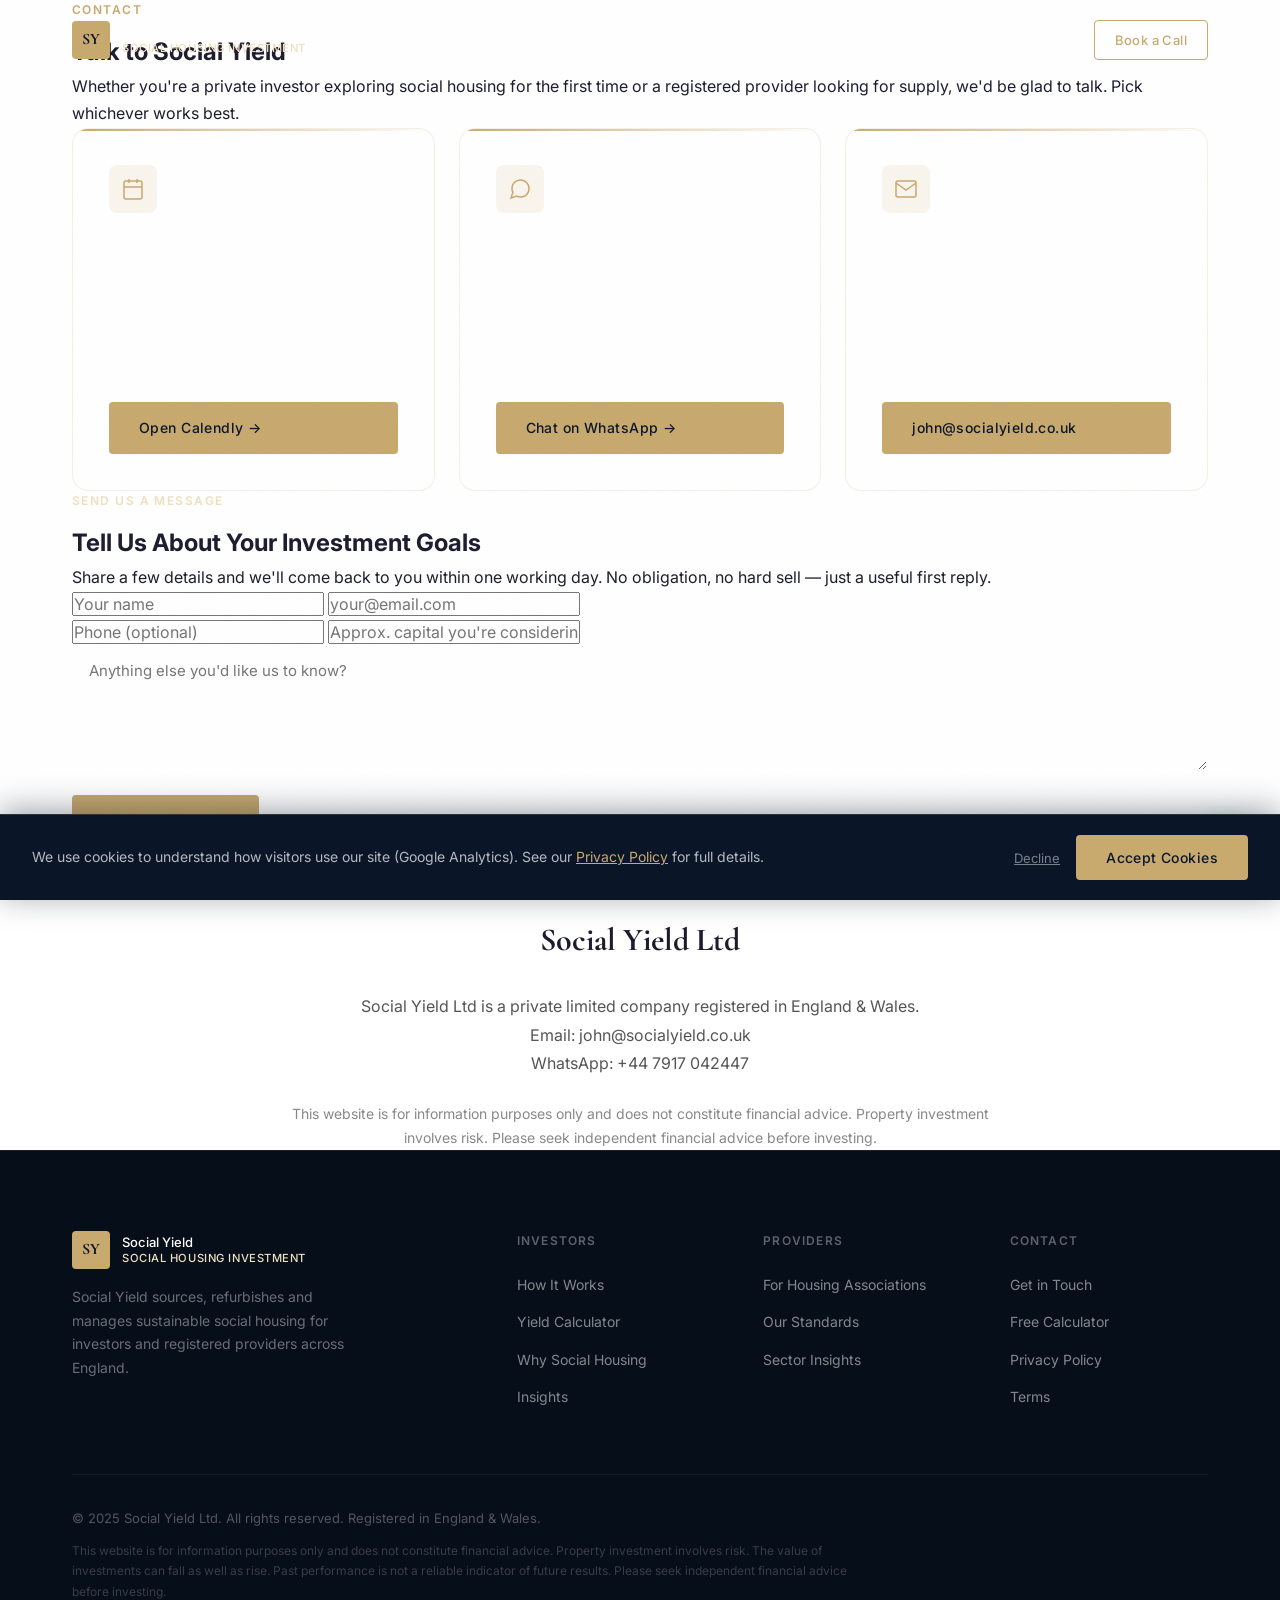
<file: contact.html>
<!DOCTYPE html>
<html lang="en">
<head>
  <meta charset="UTF-8">
  <meta name="viewport" content="width=device-width, initial-scale=1.0">
  <title>Contact Social Yield | Social Housing Investment UK</title>
  <meta name="description" content="Get in touch with Social Yield — talk to our team about social housing investment opportunities, book a call, or send us a message via WhatsApp or email.">
  <link rel="canonical" href="https://socialyield.co.uk/contact">
  <meta property="og:type" content="website">
  <meta property="og:site_name" content="Social Yield">
  <meta property="og:locale" content="en_GB">
  <meta property="og:title" content="Contact Social Yield | Social Housing Investment UK">
  <meta property="og:description" content="Talk to our team about social housing investment opportunities — book a call, send a message or chat on WhatsApp.">
  <meta property="og:url" content="https://socialyield.co.uk/contact">
  <meta property="og:image" content="https://socialyield.co.uk/og-home.jpg">
  <meta property="og:image:width" content="1200">
  <meta property="og:image:height" content="630">
  <meta name="twitter:card" content="summary_large_image">
  <meta name="twitter:image" content="https://socialyield.co.uk/og-home.jpg">
  <link rel="preconnect" href="https://fonts.googleapis.com">
  <link rel="preconnect" href="https://fonts.gstatic.com" crossorigin>
  <link href="https://fonts.googleapis.com/css2?family=Cormorant+Garamond:ital,wght@0,400;0,500;0,600;0,700;1,400;1,600&family=Inter:wght@300;400;500;600&display=swap" rel="stylesheet">
  <link rel="icon" type="image/svg+xml" href="favicon.svg">
  <link rel="stylesheet" href="styles.css">
  <script async src="https://www.googletagmanager.com/gtag/js?id=G-GWD0JQLDQW"></script>

  <script type="application/ld+json">
  {
    "@context": "https://schema.org",
    "@type": "ContactPage",
    "name": "Contact Social Yield",
    "url": "https://socialyield.co.uk/contact",
    "inLanguage": "en-GB",
    "mainEntity": {
      "@type": "Organization",
      "@id": "https://socialyield.co.uk/#organization",
      "name": "Social Yield",
      "legalName": "Social Yield Ltd",
      "url": "https://socialyield.co.uk/",
      "telephone": "+44-7917-042447",
      "email": "john@socialyield.co.uk",
      "areaServed": { "@type": "Country", "name": "England" }
    },
    "breadcrumb": {
      "@type": "BreadcrumbList",
      "itemListElement": [
        { "@type": "ListItem", "position": 1, "name": "Home", "item": "https://socialyield.co.uk/" },
        { "@type": "ListItem", "position": 2, "name": "Contact", "item": "https://socialyield.co.uk/contact" }
      ]
    }
  }
  </script>
</head>
<body>

  <!-- NAV -->
  <nav class="nav nav--scrolled" id="nav">
    <div class="nav__inner">
      <a href="index.html" class="nav__logo">
        <span class="nav__logo-mark">SY</span>
        <span class="nav__logo-name">Social Yield<em>Social Housing Investment</em></span>
      </a>
      <ul class="nav__links" id="nav-links">
        <li><a href="index.html#how-it-works">How It Works</a></li>
        <li><a href="index.html#investors">For Investors</a></li>
        <li><a href="index.html#calculator">Calculator</a></li>
        <li><a href="insights.html">Insights</a></li>
        <li><a href="https://calendly.com/john-socialyield" target="_blank" rel="noopener" class="btn btn--nav">Book a Call</a></li>
      </ul>
      <button class="nav__toggle" id="nav-toggle" aria-label="Open menu">
        <span></span><span></span><span></span>
      </button>
    </div>
  </nav>

  <!-- PAGE HERO -->
  <section class="insights-hero">
    <div class="container">
      <span class="eyebrow">Contact</span>
      <h1>Talk to Social Yield</h1>
      <p>Whether you're a private investor exploring social housing for the first time or a registered provider looking for supply, we'd be glad to talk. Pick whichever works best.</p>
    </div>
    <div class="insights-hero__bg" aria-hidden="true"></div>
  </section>

  <!-- CONTACT OPTIONS -->
  <section class="featured-wrap">
    <div class="container">

      <div class="inv-cards">

        <div class="inv-card">
          <div class="inv-card__icon">
            <svg width="24" height="24" viewBox="0 0 24 24" fill="none" stroke="currentColor" stroke-width="1.5">
              <rect x="3" y="4" width="18" height="18" rx="2" ry="2"></rect>
              <line x1="16" y1="2" x2="16" y2="6"></line>
              <line x1="8" y1="2" x2="8" y2="6"></line>
              <line x1="3" y1="10" x2="21" y2="10"></line>
            </svg>
          </div>
          <h3>Book a Call</h3>
          <p>The most efficient way to get the full picture. A 20-minute call covers your goals, current portfolio, and how social housing fits your strategy.</p>
          <a href="https://calendly.com/john-socialyield" target="_blank" rel="noopener" class="btn btn--gold">Open Calendly &rarr;</a>
        </div>

        <div class="inv-card">
          <div class="inv-card__icon">
            <svg width="24" height="24" viewBox="0 0 24 24" fill="none" stroke="currentColor" stroke-width="1.5">
              <path d="M21 11.5a8.38 8.38 0 0 1-.9 3.8 8.5 8.5 0 0 1-7.6 4.7 8.38 8.38 0 0 1-3.8-.9L3 21l1.9-5.7a8.38 8.38 0 0 1-.9-3.8 8.5 8.5 0 0 1 4.7-7.6 8.38 8.38 0 0 1 3.8-.9h.5a8.48 8.48 0 0 1 8 8v.5z"></path>
            </svg>
          </div>
          <h3>WhatsApp</h3>
          <p>For quick questions or to share a deal you're considering. We typically reply within working hours, same day.</p>
          <a href="https://wa.me/447917042447?text=Hi%20Social%20Yield%2C%20I%27d%20like%20to%20learn%20more%20about%20social%20housing%20investment." target="_blank" rel="noopener" class="btn btn--gold">Chat on WhatsApp &rarr;</a>
        </div>

        <div class="inv-card">
          <div class="inv-card__icon">
            <svg width="24" height="24" viewBox="0 0 24 24" fill="none" stroke="currentColor" stroke-width="1.5">
              <path d="M4 4h16c1.1 0 2 .9 2 2v12c0 1.1-.9 2-2 2H4c-1.1 0-2-.9-2-2V6c0-1.1.9-2 2-2z"></path>
              <polyline points="22,6 12,13 2,6"></polyline>
            </svg>
          </div>
          <h3>Email</h3>
          <p>Prefer to put it in writing? Send us a note with as much detail as you can — the more we know, the more useful our first reply will be.</p>
          <a href="#" data-eu="john" data-ed="socialyield.co.uk" class="btn btn--gold obf-email obf-email--show"></a>
        </div>

      </div>

    </div>
  </section>

  <!-- CONTACT FORM -->
  <section class="newsletter">
    <div class="container">
      <div class="newsletter__inner">
        <div class="newsletter__text">
          <span class="eyebrow eyebrow--light">Send Us a Message</span>
          <h2>Tell Us About Your Investment Goals</h2>
          <p>Share a few details and we'll come back to you within one working day. No obligation, no hard sell — just a useful first reply.</p>
        </div>
        <form class="newsletter__form" name="contact" data-netlify="true" netlify-honeypot="bot-field" method="POST" action="/contact?success=1">
          <input type="hidden" name="form-name" value="contact">
          <p hidden><input name="bot-field"></p>
          <div class="newsletter__fields">
            <input type="text" name="name" placeholder="Your name" required autocomplete="name">
            <input type="email" name="email" placeholder="your@email.com" required autocomplete="email">
          </div>
          <div class="newsletter__fields">
            <input type="tel" name="phone" placeholder="Phone (optional)" autocomplete="tel">
            <input type="text" name="capital" placeholder="Approx. capital you're considering (optional)">
          </div>
          <textarea name="message" rows="5" placeholder="Anything else you'd like us to know?" style="width:100%; padding:14px 16px; border:1px solid rgba(255,255,255,0.2); background:rgba(255,255,255,0.05); color:#fff; border-radius:4px; font-family:inherit; font-size:15px; margin-bottom:16px;"></textarea>
          <button type="submit" class="btn btn--gold btn--lg">Send Message</button>
          <p class="newsletter__note">We respond within one working day. We don't share your details.</p>
        </form>
      </div>
    </div>
  </section>

  <!-- COMPANY INFO -->
  <section class="featured-wrap">
    <div class="container">
      <div style="max-width:720px; margin:0 auto; text-align:center;">
        <span class="eyebrow">Company Details</span>
        <h2 style="font-family:'Cormorant Garamond',serif; font-size:32px; margin:16px 0 24px;">Social Yield Ltd</h2>
        <p style="line-height:1.8; color:#555;">
          Social Yield Ltd is a private limited company registered in England &amp; Wales.<br>
          Email: <a href="#" data-eu="john" data-ed="socialyield.co.uk" class="obf-email obf-email--show"></a><br>
          WhatsApp: <a href="https://wa.me/447917042447" target="_blank" rel="noopener">+44 7917 042447</a>
        </p>
        <p style="margin-top:24px; font-size:14px; color:#888;">
          This website is for information purposes only and does not constitute financial advice.
          Property investment involves risk. Please seek independent financial advice before investing.
        </p>
      </div>
    </div>
  </section>

  <!-- FOOTER -->
  <footer class="footer">
    <div class="container">
      <div class="footer__grid">
        <div class="footer__brand">
          <a href="index.html" class="nav__logo nav__logo--footer">
            <span class="nav__logo-mark">SY</span>
            <span class="nav__logo-name">Social Yield<em>Social Housing Investment</em></span>
          </a>
          <p>Social Yield sources, refurbishes and manages sustainable social housing for investors and registered providers across England.</p>
        </div>
        <div class="footer__col">
          <h4>Investors</h4>
          <ul>
            <li><a href="index.html#how-it-works">How It Works</a></li>
            <li><a href="index.html#calculator">Yield Calculator</a></li>
            <li><a href="index.html#investors">Why Social Housing</a></li>
            <li><a href="insights.html">Insights</a></li>
          </ul>
        </div>
        <div class="footer__col">
          <h4>Providers</h4>
          <ul>
            <li><a href="index.html#investors">For Housing Associations</a></li>
            <li><a href="index.html#investors">Our Standards</a></li>
            <li><a href="insights.html">Sector Insights</a></li>
          </ul>
        </div>
        <div class="footer__col">
          <h4>Contact</h4>
          <ul>
            <li><a href="contact.html">Get in Touch</a></li>
            <li><a href="index.html#calculator">Free Calculator</a></li>
            <li><a href="privacy-policy.html">Privacy Policy</a></li>
            <li><a href="terms.html">Terms</a></li>
          </ul>
        </div>
      </div>
      <div class="footer__bottom">
        <p>&copy; 2025 Social Yield Ltd. All rights reserved. Registered in England &amp; Wales.</p>
        <p class="footer__legal">This website is for information purposes only and does not constitute financial advice. Property investment involves risk. The value of investments can fall as well as rise. Past performance is not a reliable indicator of future results. Please seek independent financial advice before investing.</p>
      </div>
    </div>
  </footer>

  <!-- WHATSAPP -->
  <a href="https://wa.me/447917042447" target="_blank" rel="noopener" class="whatsapp-btn" aria-label="Chat on WhatsApp">
    <svg viewBox="0 0 24 24" fill="currentColor" xmlns="http://www.w3.org/2000/svg">
      <path d="M17.472 14.382c-.297-.149-1.758-.867-2.03-.967-.273-.099-.471-.148-.67.15-.197.297-.767.966-.94 1.164-.173.199-.347.223-.644.075-.297-.15-1.255-.463-2.39-1.475-.883-.788-1.48-1.761-1.653-2.059-.173-.297-.018-.458.13-.606.134-.133.298-.347.446-.52.149-.174.198-.298.298-.497.099-.198.05-.371-.025-.52-.075-.149-.669-1.612-.916-2.207-.242-.579-.487-.5-.669-.51-.173-.008-.371-.01-.57-.01-.198 0-.52.074-.792.372-.272.297-1.04 1.016-1.04 2.479 0 1.462 1.065 2.875 1.213 3.074.149.198 2.096 3.2 5.077 4.487.709.306 1.262.489 1.694.625.712.227 1.36.195 1.871.118.571-.085 1.758-.719 2.006-1.413.248-.694.248-1.289.173-1.413-.074-.124-.272-.198-.57-.347m-5.421 7.403h-.004a9.87 9.87 0 01-5.031-1.378l-.361-.214-3.741.982.998-3.648-.235-.374a9.86 9.86 0 01-1.51-5.26c.001-5.45 4.436-9.884 9.888-9.884 2.64 0 5.122 1.03 6.988 2.898a9.825 9.825 0 012.893 6.994c-.003 5.45-4.437 9.884-9.885 9.884m8.413-18.297A11.815 11.815 0 0012.05 0C5.495 0 .16 5.335.157 11.892c0 2.096.547 4.142 1.588 5.945L.057 24l6.305-1.654a11.882 11.882 0 005.683 1.448h.005c6.554 0 11.89-5.335 11.893-11.893a11.821 11.821 0 00-3.48-8.413z"/>
    </svg>
    <span class="whatsapp-tooltip">Chat with us</span>
  </a>

  <!-- COOKIE BANNER -->
  <div class="cookie-banner" id="cookie-banner" role="dialog" aria-label="Cookie consent">
    <p class="cookie-banner__text">We use cookies to understand how visitors use our site (Google Analytics). See our <a href="privacy-policy.html">Privacy Policy</a> for full details.</p>
    <div class="cookie-banner__actions">
      <button class="cookie-banner__decline" id="cookie-decline">Decline</button>
      <button class="btn btn--gold" id="cookie-accept">Accept Cookies</button>
    </div>
  </div>

  <script src="main.js"></script>
</body>
</html>
</file>
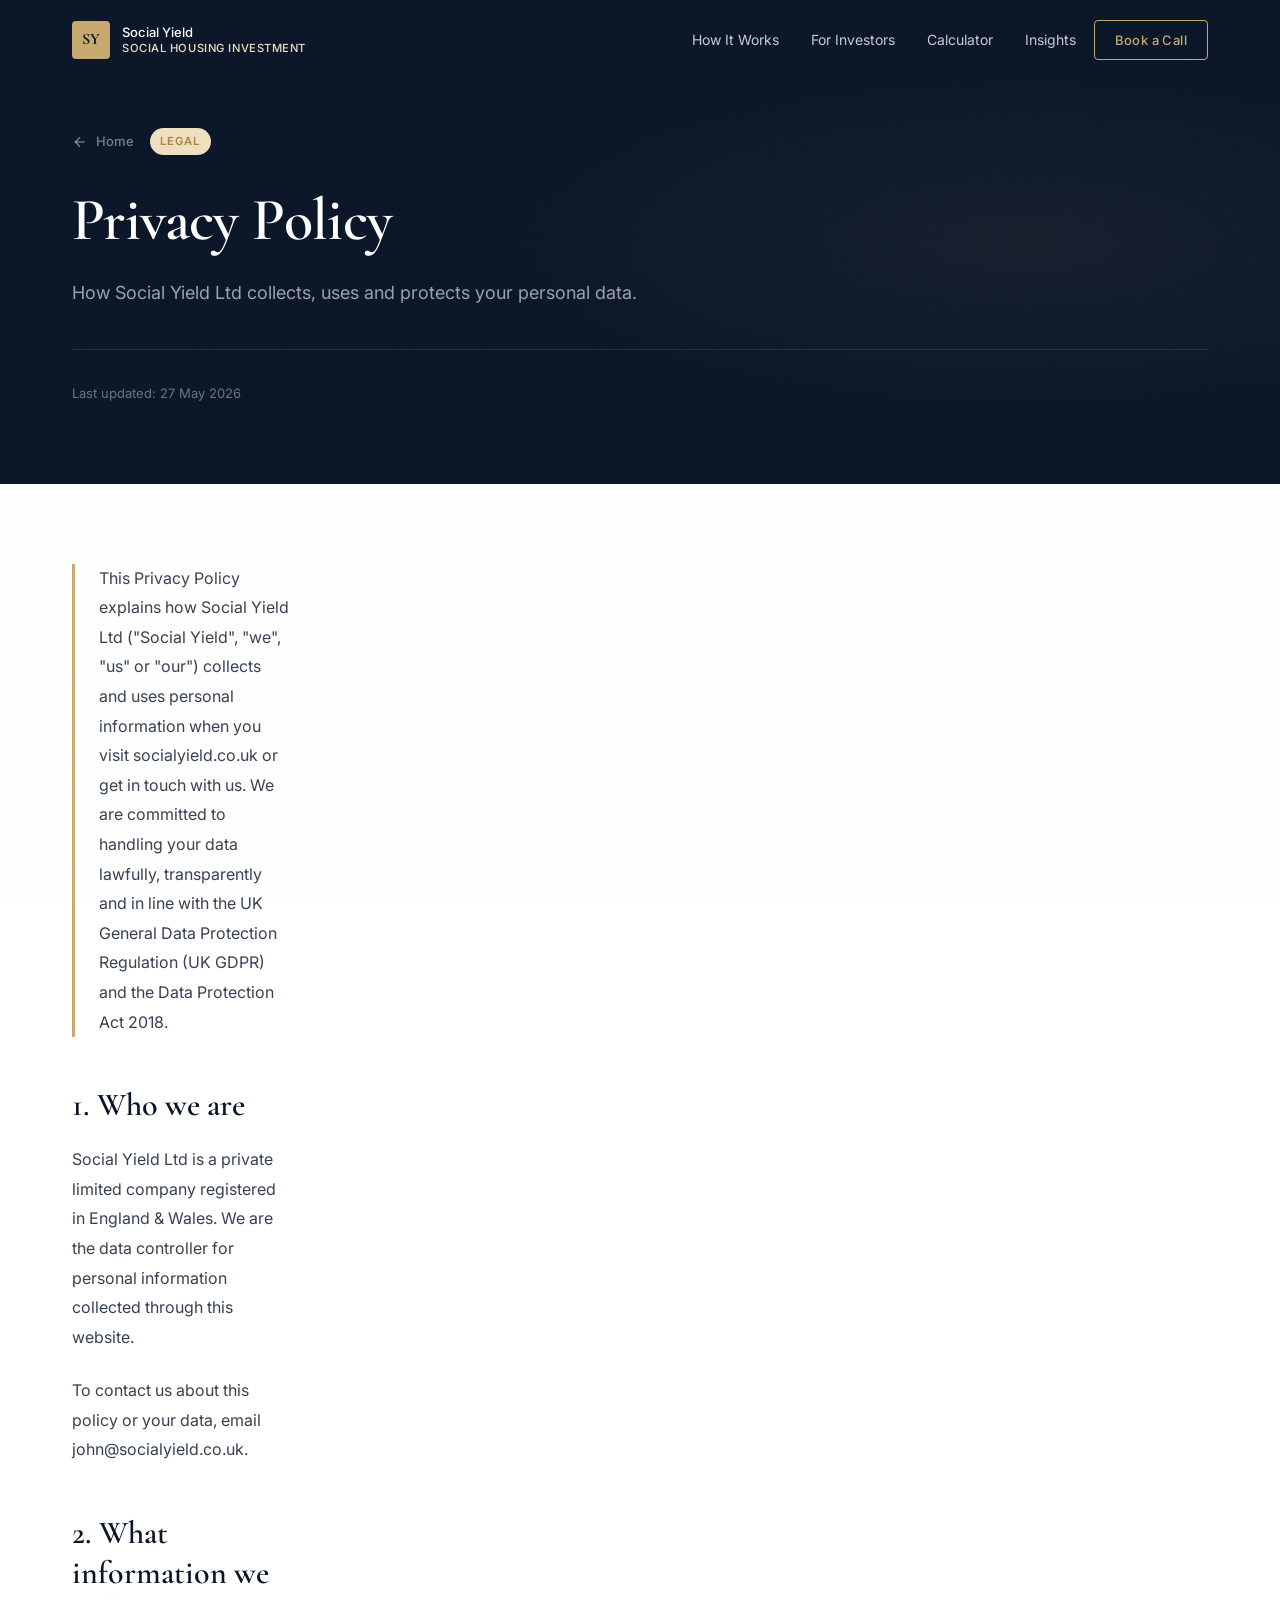
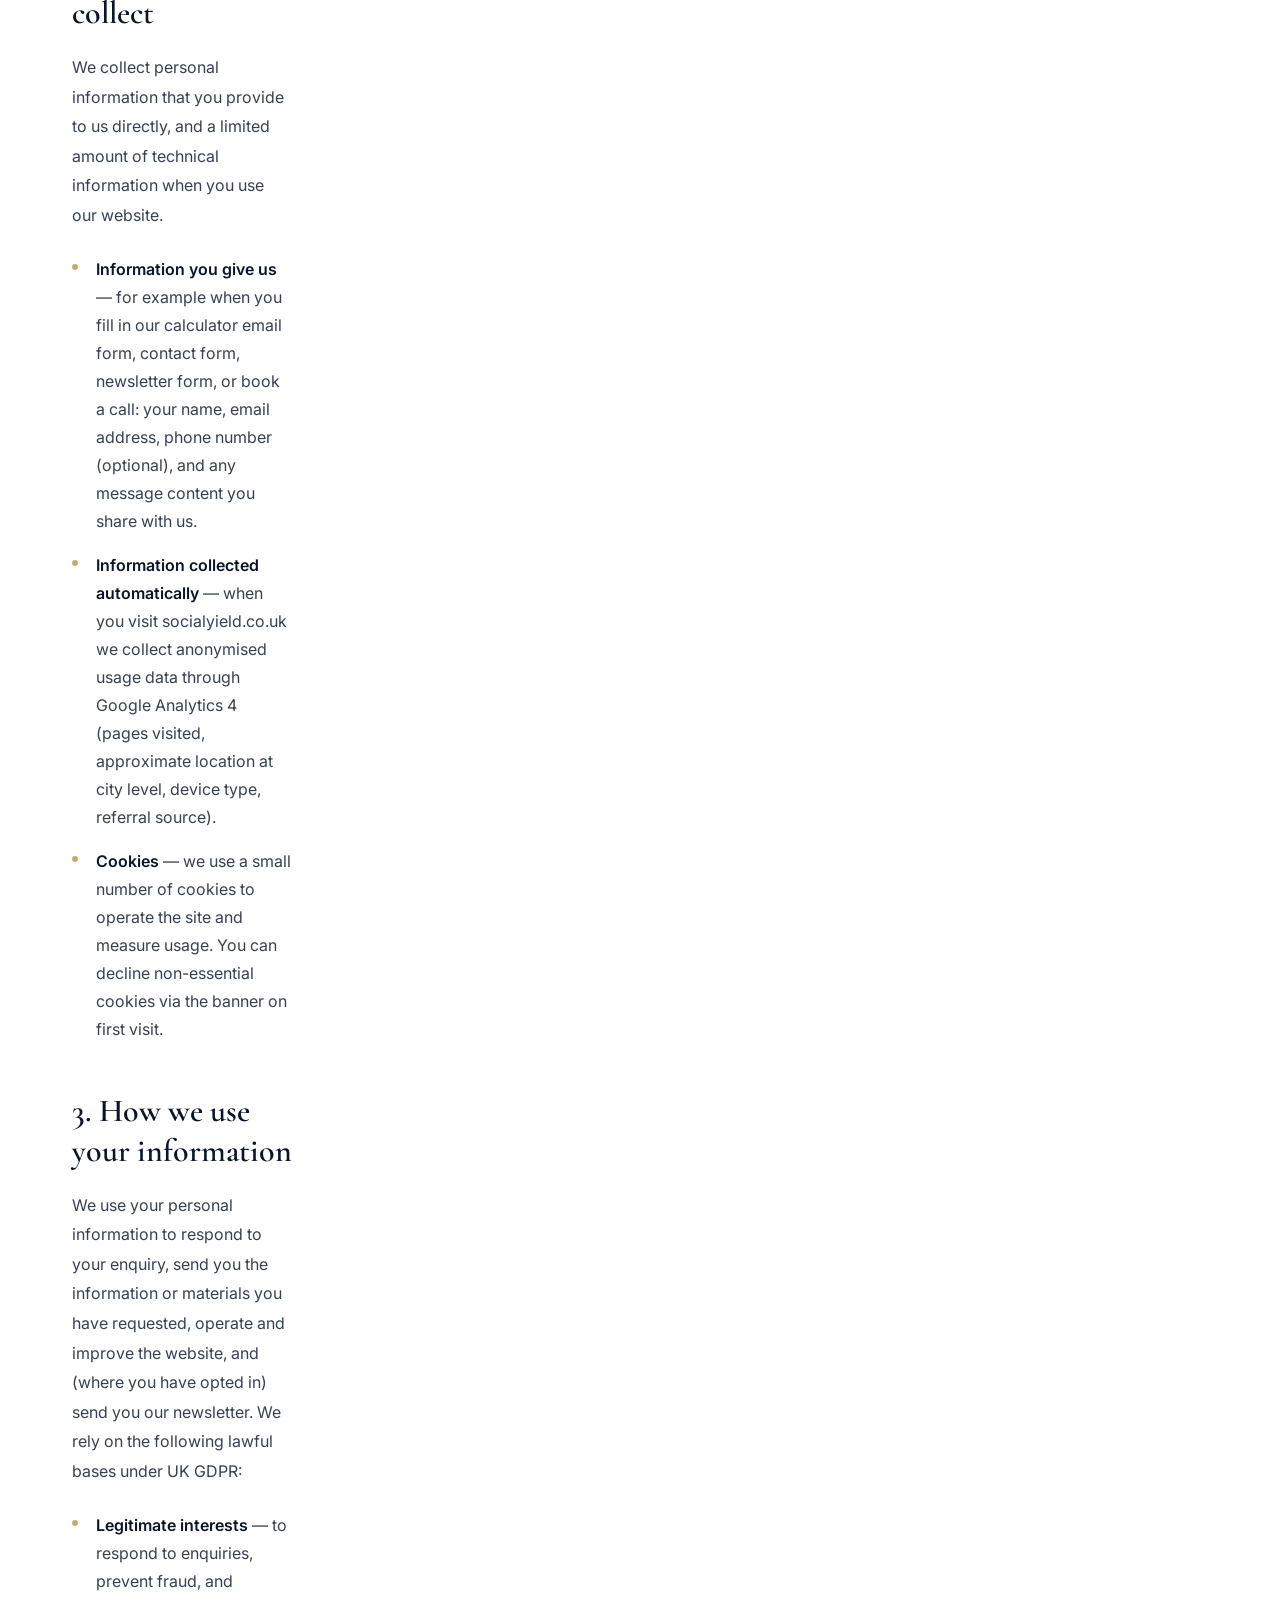
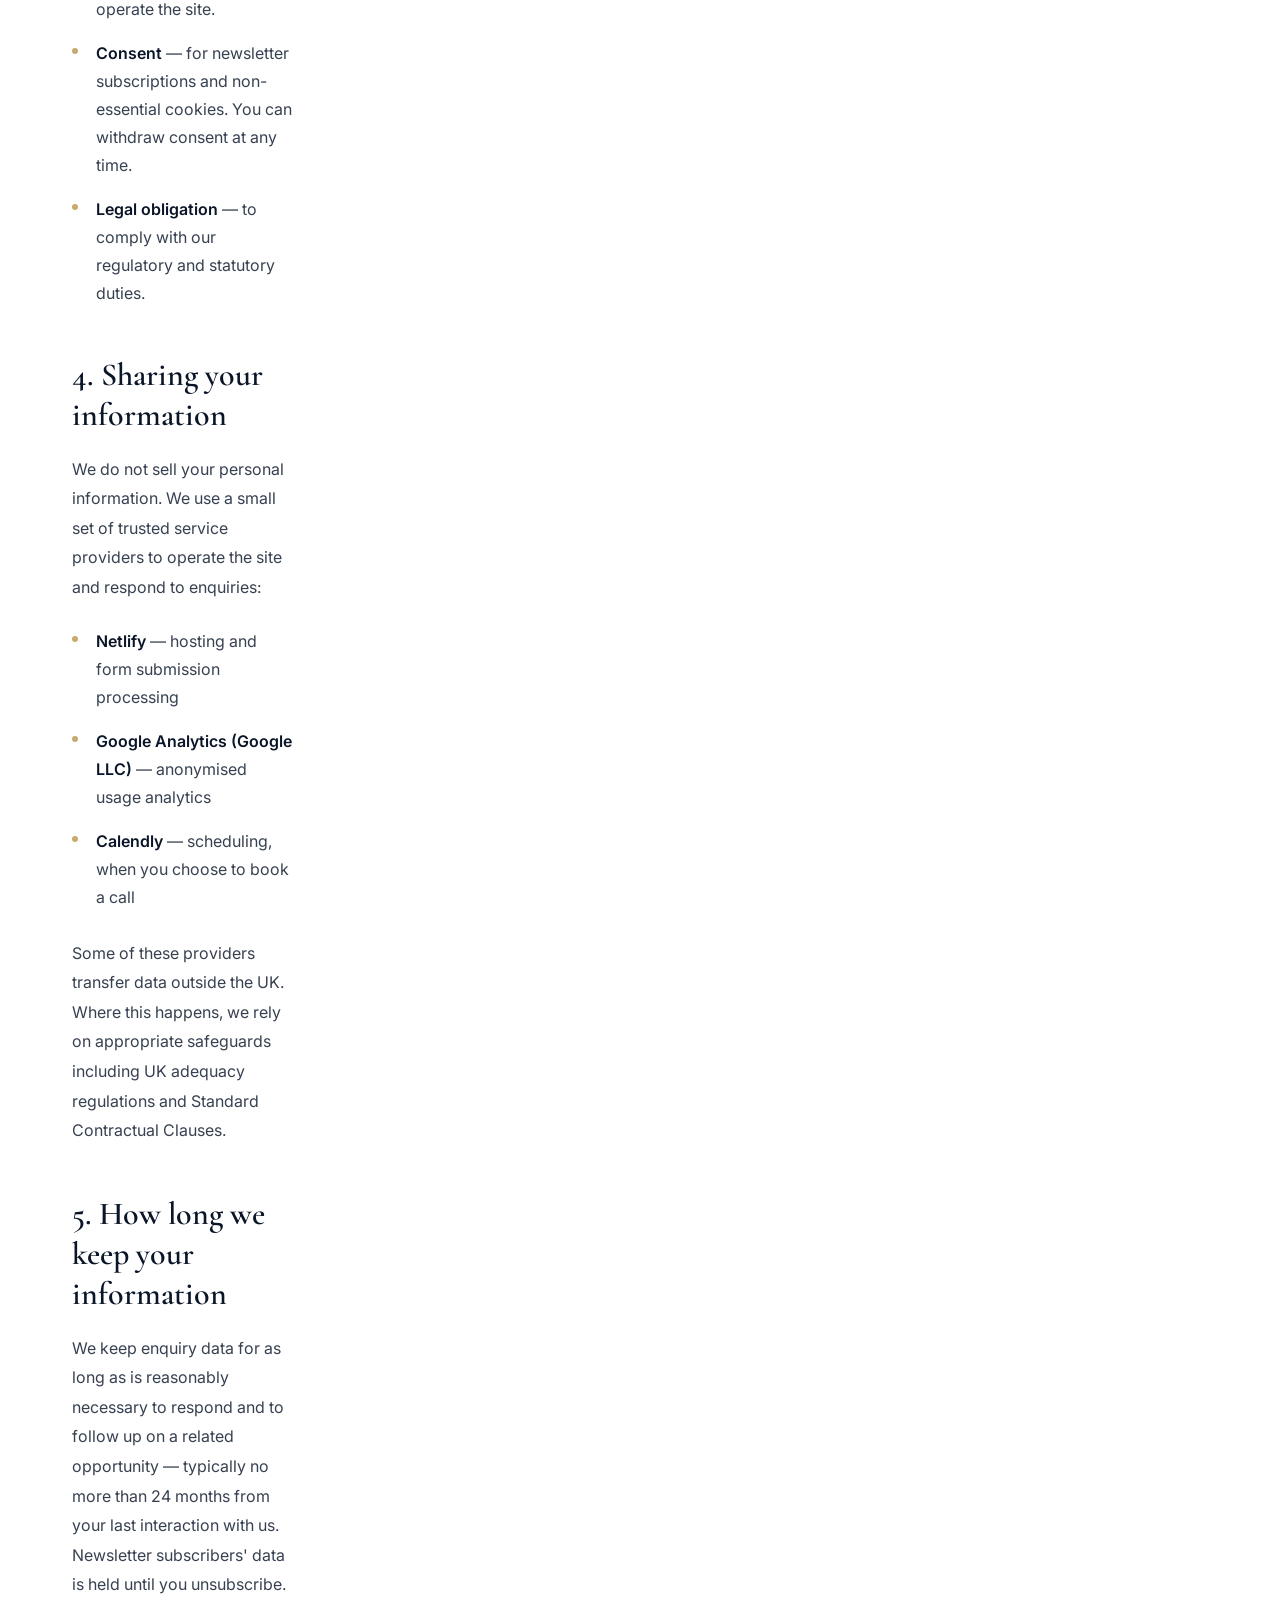
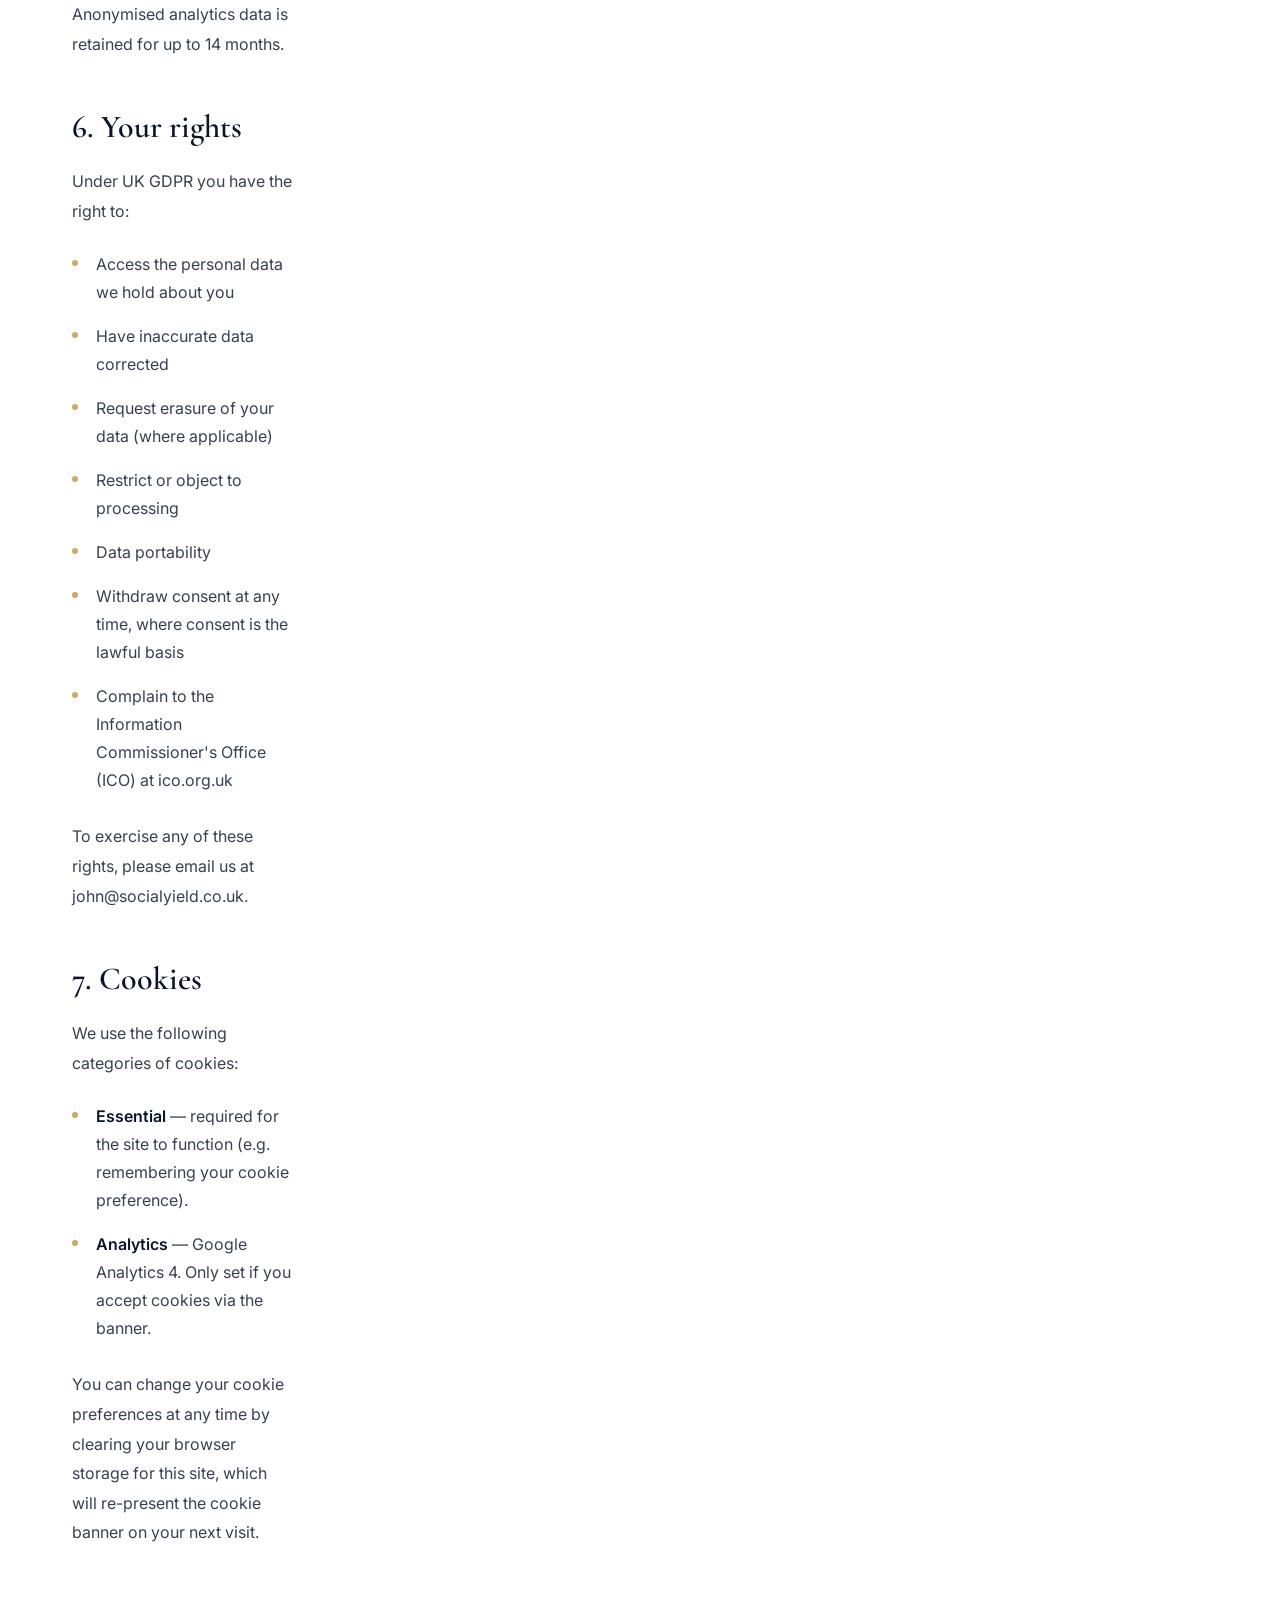
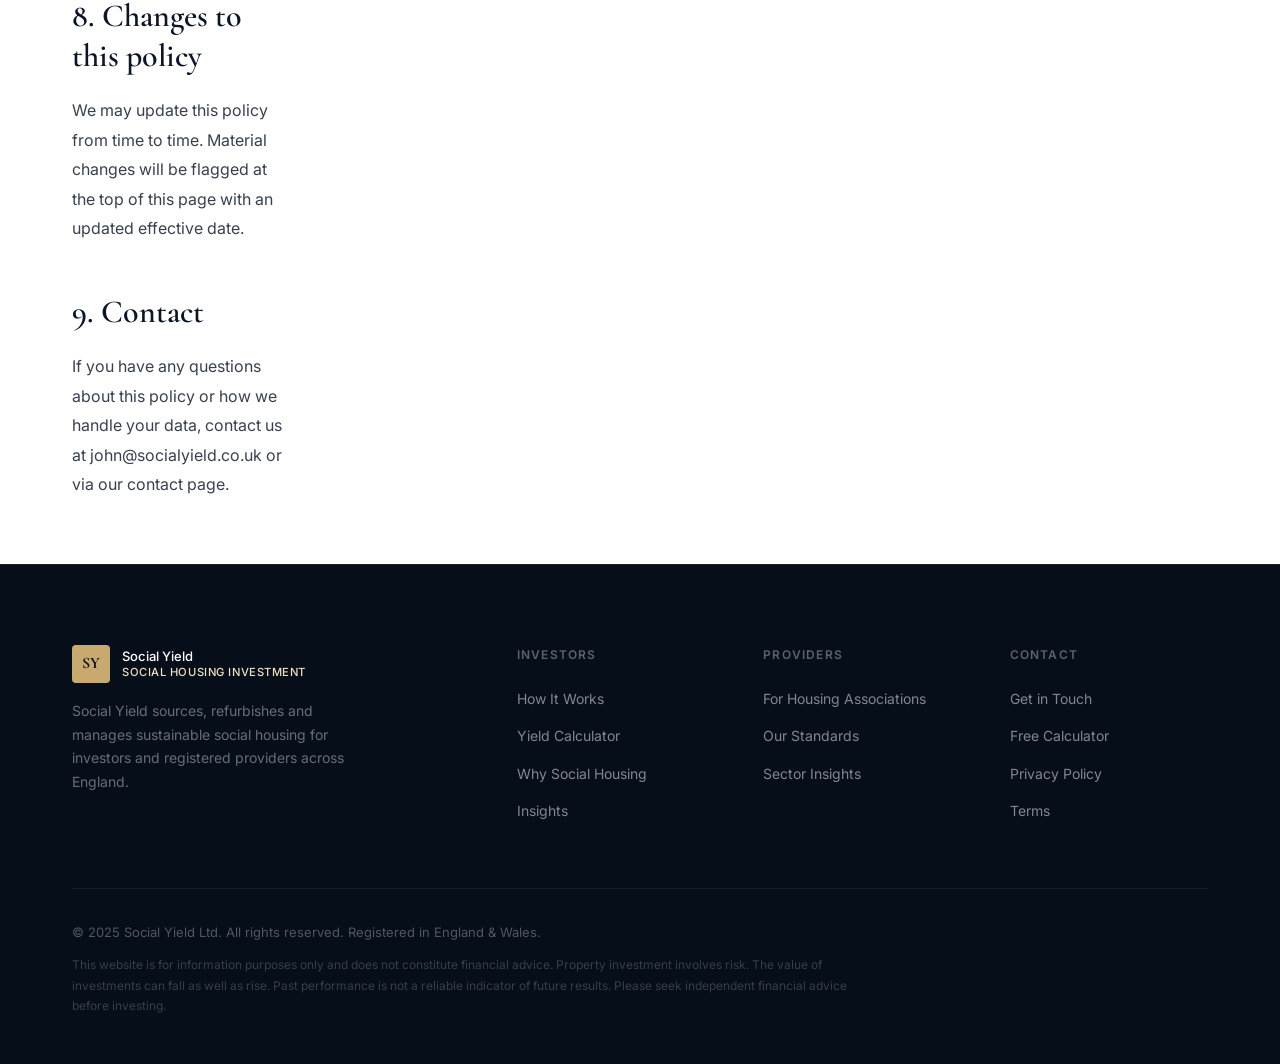
<file: privacy-policy.html>
<!DOCTYPE html>
<html lang="en">
<head>
  <meta charset="UTF-8">
  <meta name="viewport" content="width=device-width, initial-scale=1.0">
  <title>Privacy Policy | Social Yield</title>
  <meta name="description" content="Privacy Policy for Social Yield Ltd — what data we collect, how we use it, your rights under UK GDPR, and how to contact us.">
  <link rel="canonical" href="https://socialyield.co.uk/privacy-policy">
  <meta name="robots" content="index, follow">
  <meta property="og:type" content="website">
  <meta property="og:site_name" content="Social Yield">
  <meta property="og:title" content="Privacy Policy | Social Yield">
  <meta property="og:description" content="Privacy Policy for Social Yield Ltd — what data we collect, how we use it, and your rights under UK GDPR.">
  <meta property="og:url" content="https://socialyield.co.uk/privacy-policy">
  <link rel="preconnect" href="https://fonts.googleapis.com">
  <link rel="preconnect" href="https://fonts.gstatic.com" crossorigin>
  <link href="https://fonts.googleapis.com/css2?family=Cormorant+Garamond:ital,wght@0,400;0,500;0,600;0,700;1,400;1,600&family=Inter:wght@300;400;500;600&display=swap" rel="stylesheet">
  <link rel="icon" type="image/svg+xml" href="favicon.svg">
  <link rel="stylesheet" href="styles.css">
  <link rel="stylesheet" href="article.css">

  <script type="application/ld+json">
  {
    "@context": "https://schema.org",
    "@type": "WebPage",
    "name": "Privacy Policy",
    "url": "https://socialyield.co.uk/privacy-policy",
    "inLanguage": "en-GB",
    "publisher": {
      "@type": "Organization",
      "@id": "https://socialyield.co.uk/#organization",
      "name": "Social Yield"
    },
    "breadcrumb": {
      "@type": "BreadcrumbList",
      "itemListElement": [
        { "@type": "ListItem", "position": 1, "name": "Home", "item": "https://socialyield.co.uk/" },
        { "@type": "ListItem", "position": 2, "name": "Privacy Policy", "item": "https://socialyield.co.uk/privacy-policy" }
      ]
    }
  }
  </script>
</head>
<body>

  <nav class="nav nav--scrolled" id="nav">
    <div class="nav__inner">
      <a href="index.html" class="nav__logo">
        <span class="nav__logo-mark">SY</span>
        <span class="nav__logo-name">Social Yield<em>Social Housing Investment</em></span>
      </a>
      <ul class="nav__links" id="nav-links">
        <li><a href="index.html#how-it-works">How It Works</a></li>
        <li><a href="index.html#investors">For Investors</a></li>
        <li><a href="index.html#calculator">Calculator</a></li>
        <li><a href="insights.html">Insights</a></li>
        <li><a href="https://calendly.com/john-socialyield" target="_blank" rel="noopener" class="btn btn--nav">Book a Call</a></li>
      </ul>
      <button class="nav__toggle" id="nav-toggle" aria-label="Open menu">
        <span></span><span></span><span></span>
      </button>
    </div>
  </nav>

  <section class="art-hero">
    <div class="container">
      <div class="art-hero__meta">
        <a href="index.html" class="art-back">
          <svg width="16" height="16" viewBox="0 0 24 24" fill="none" stroke="currentColor" stroke-width="2"><line x1="19" y1="12" x2="5" y2="12"></line><polyline points="12 19 5 12 12 5"></polyline></svg>
          Home
        </a>
        <span class="article-tag">Legal</span>
      </div>
      <h1 class="art-hero__title">Privacy Policy</h1>
      <p class="art-hero__sub">How Social Yield Ltd collects, uses and protects your personal data.</p>
      <div class="art-hero__byline">
        <div class="art-hero__details"><span>Last updated: 27 May 2026</span></div>
      </div>
    </div>
  </section>

  <div class="art-layout">
    <div class="container">
      <div class="art-layout__inner">
        <article class="art-body" id="art-body" style="margin-left:auto; margin-right:auto;">

          <p class="art-lead">This Privacy Policy explains how Social Yield Ltd ("Social Yield", "we", "us" or "our") collects and uses personal information when you visit socialyield.co.uk or get in touch with us. We are committed to handling your data lawfully, transparently and in line with the UK General Data Protection Regulation (UK GDPR) and the Data Protection Act 2018.</p>

          <h2>1. Who we are</h2>
          <p>Social Yield Ltd is a private limited company registered in England &amp; Wales. We are the data controller for personal information collected through this website.</p>
          <p>To contact us about this policy or your data, email <a href="#" data-eu="john" data-ed="socialyield.co.uk" class="obf-email obf-email--show"></a>.</p>

          <h2>2. What information we collect</h2>
          <p>We collect personal information that you provide to us directly, and a limited amount of technical information when you use our website.</p>
          <ul class="art-list">
            <li><strong>Information you give us</strong> — for example when you fill in our calculator email form, contact form, newsletter form, or book a call: your name, email address, phone number (optional), and any message content you share with us.</li>
            <li><strong>Information collected automatically</strong> — when you visit socialyield.co.uk we collect anonymised usage data through Google Analytics 4 (pages visited, approximate location at city level, device type, referral source).</li>
            <li><strong>Cookies</strong> — we use a small number of cookies to operate the site and measure usage. You can decline non-essential cookies via the banner on first visit.</li>
          </ul>

          <h2>3. How we use your information</h2>
          <p>We use your personal information to respond to your enquiry, send you the information or materials you have requested, operate and improve the website, and (where you have opted in) send you our newsletter. We rely on the following lawful bases under UK GDPR:</p>
          <ul class="art-list">
            <li><strong>Legitimate interests</strong> — to respond to enquiries, prevent fraud, and operate the site.</li>
            <li><strong>Consent</strong> — for newsletter subscriptions and non-essential cookies. You can withdraw consent at any time.</li>
            <li><strong>Legal obligation</strong> — to comply with our regulatory and statutory duties.</li>
          </ul>

          <h2>4. Sharing your information</h2>
          <p>We do not sell your personal information. We use a small set of trusted service providers to operate the site and respond to enquiries:</p>
          <ul class="art-list">
            <li><strong>Netlify</strong> — hosting and form submission processing</li>
            <li><strong>Google Analytics (Google LLC)</strong> — anonymised usage analytics</li>
            <li><strong>Calendly</strong> — scheduling, when you choose to book a call</li>
          </ul>
          <p>Some of these providers transfer data outside the UK. Where this happens, we rely on appropriate safeguards including UK adequacy regulations and Standard Contractual Clauses.</p>

          <h2>5. How long we keep your information</h2>
          <p>We keep enquiry data for as long as is reasonably necessary to respond and to follow up on a related opportunity — typically no more than 24 months from your last interaction with us. Newsletter subscribers' data is held until you unsubscribe. Anonymised analytics data is retained for up to 14 months.</p>

          <h2>6. Your rights</h2>
          <p>Under UK GDPR you have the right to:</p>
          <ul class="art-list">
            <li>Access the personal data we hold about you</li>
            <li>Have inaccurate data corrected</li>
            <li>Request erasure of your data (where applicable)</li>
            <li>Restrict or object to processing</li>
            <li>Data portability</li>
            <li>Withdraw consent at any time, where consent is the lawful basis</li>
            <li>Complain to the Information Commissioner's Office (ICO) at <a href="https://ico.org.uk" target="_blank" rel="noopener">ico.org.uk</a></li>
          </ul>
          <p>To exercise any of these rights, please email us at <a href="#" data-eu="john" data-ed="socialyield.co.uk" class="obf-email obf-email--show"></a>.</p>

          <h2>7. Cookies</h2>
          <p>We use the following categories of cookies:</p>
          <ul class="art-list">
            <li><strong>Essential</strong> — required for the site to function (e.g. remembering your cookie preference).</li>
            <li><strong>Analytics</strong> — Google Analytics 4. Only set if you accept cookies via the banner.</li>
          </ul>
          <p>You can change your cookie preferences at any time by clearing your browser storage for this site, which will re-present the cookie banner on your next visit.</p>

          <h2>8. Changes to this policy</h2>
          <p>We may update this policy from time to time. Material changes will be flagged at the top of this page with an updated effective date.</p>

          <h2>9. Contact</h2>
          <p>If you have any questions about this policy or how we handle your data, contact us at <a href="#" data-eu="john" data-ed="socialyield.co.uk" class="obf-email obf-email--show"></a> or via our <a href="contact.html">contact page</a>.</p>

        </article>
      </div>
    </div>
  </div>

  <footer class="footer">
    <div class="container">
      <div class="footer__grid">
        <div class="footer__brand">
          <a href="index.html" class="nav__logo nav__logo--footer">
            <span class="nav__logo-mark">SY</span>
            <span class="nav__logo-name">Social Yield<em>Social Housing Investment</em></span>
          </a>
          <p>Social Yield sources, refurbishes and manages sustainable social housing for investors and registered providers across England.</p>
        </div>
        <div class="footer__col">
          <h4>Investors</h4>
          <ul>
            <li><a href="index.html#how-it-works">How It Works</a></li>
            <li><a href="index.html#calculator">Yield Calculator</a></li>
            <li><a href="index.html#investors">Why Social Housing</a></li>
            <li><a href="insights.html">Insights</a></li>
          </ul>
        </div>
        <div class="footer__col">
          <h4>Providers</h4>
          <ul>
            <li><a href="index.html#investors">For Housing Associations</a></li>
            <li><a href="index.html#investors">Our Standards</a></li>
            <li><a href="insights.html">Sector Insights</a></li>
          </ul>
        </div>
        <div class="footer__col">
          <h4>Contact</h4>
          <ul>
            <li><a href="contact.html">Get in Touch</a></li>
            <li><a href="index.html#calculator">Free Calculator</a></li>
            <li><a href="privacy-policy.html">Privacy Policy</a></li>
            <li><a href="terms.html">Terms</a></li>
          </ul>
        </div>
      </div>
      <div class="footer__bottom">
        <p>&copy; 2025 Social Yield Ltd. All rights reserved. Registered in England &amp; Wales.</p>
        <p class="footer__legal">This website is for information purposes only and does not constitute financial advice. Property investment involves risk. The value of investments can fall as well as rise. Past performance is not a reliable indicator of future results. Please seek independent financial advice before investing.</p>
      </div>
    </div>
  </footer>

  <script src="main.js"></script>
</body>
</html>
</file>
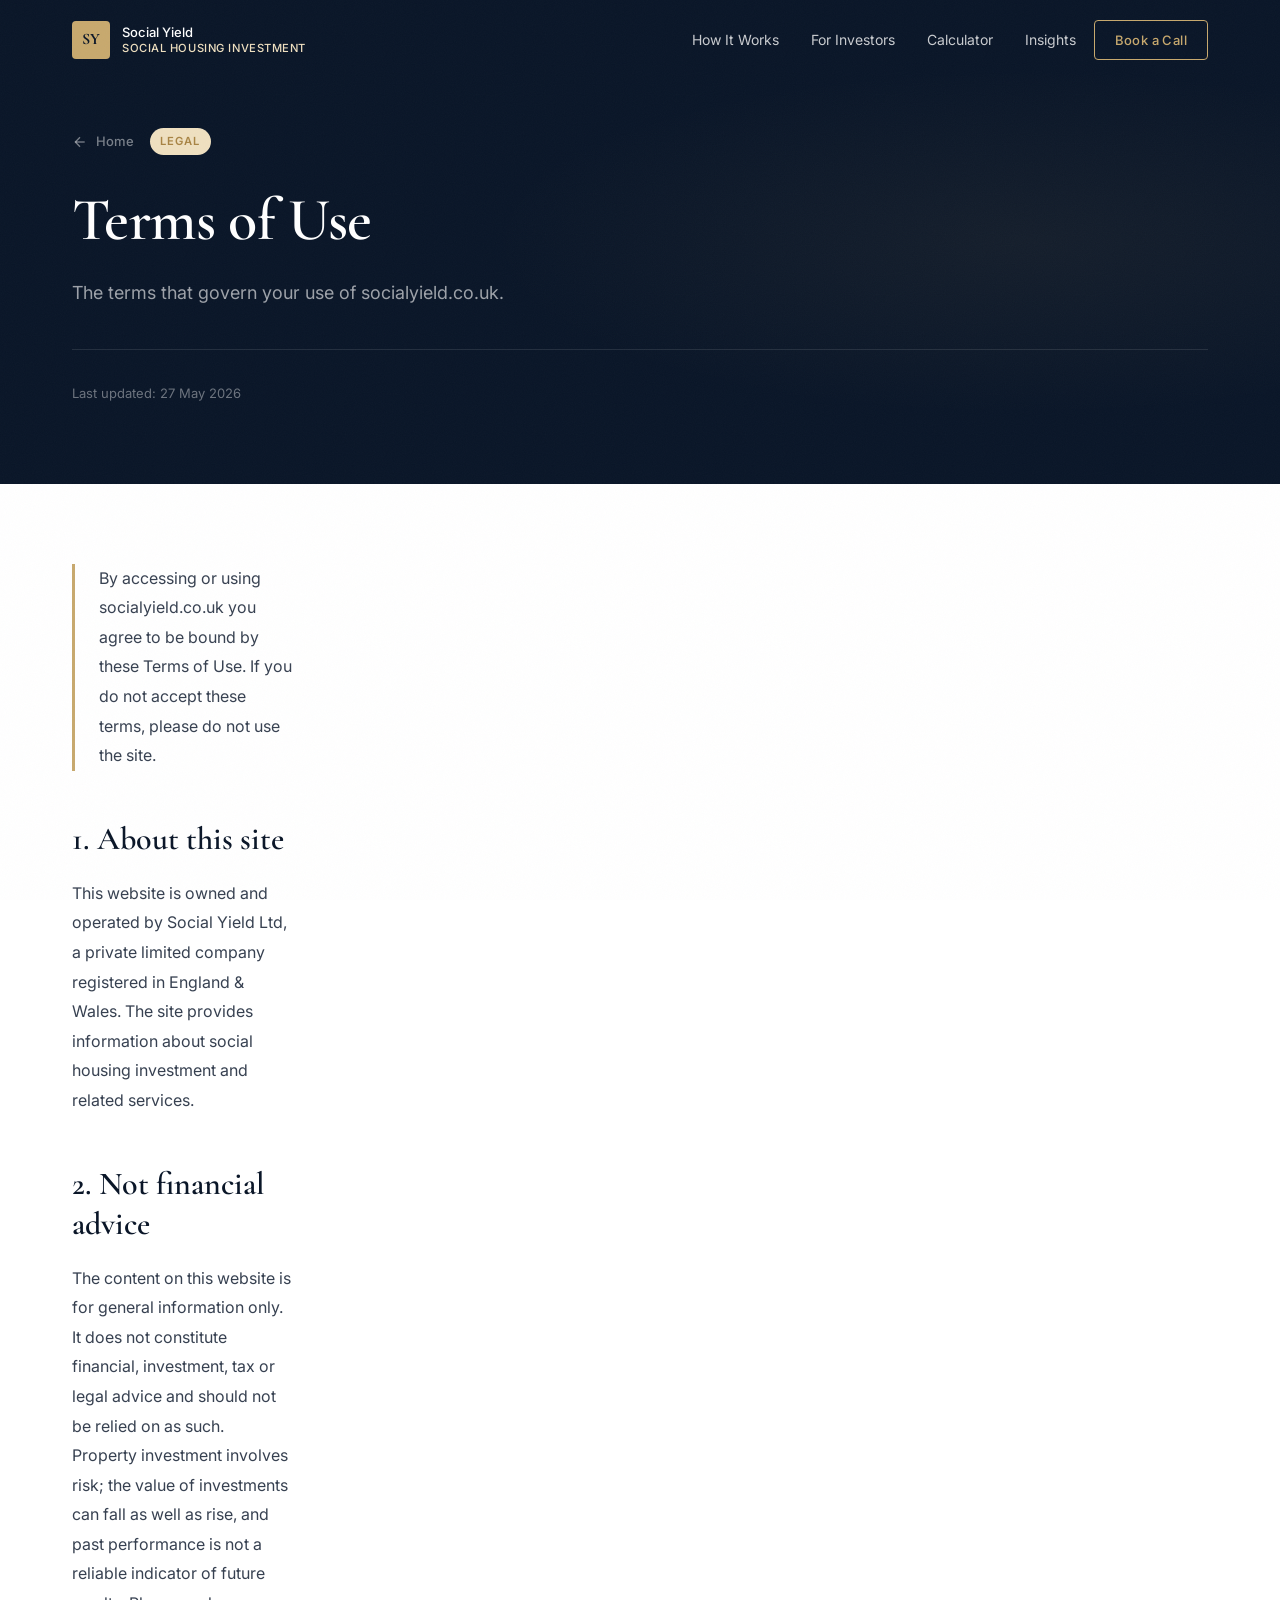
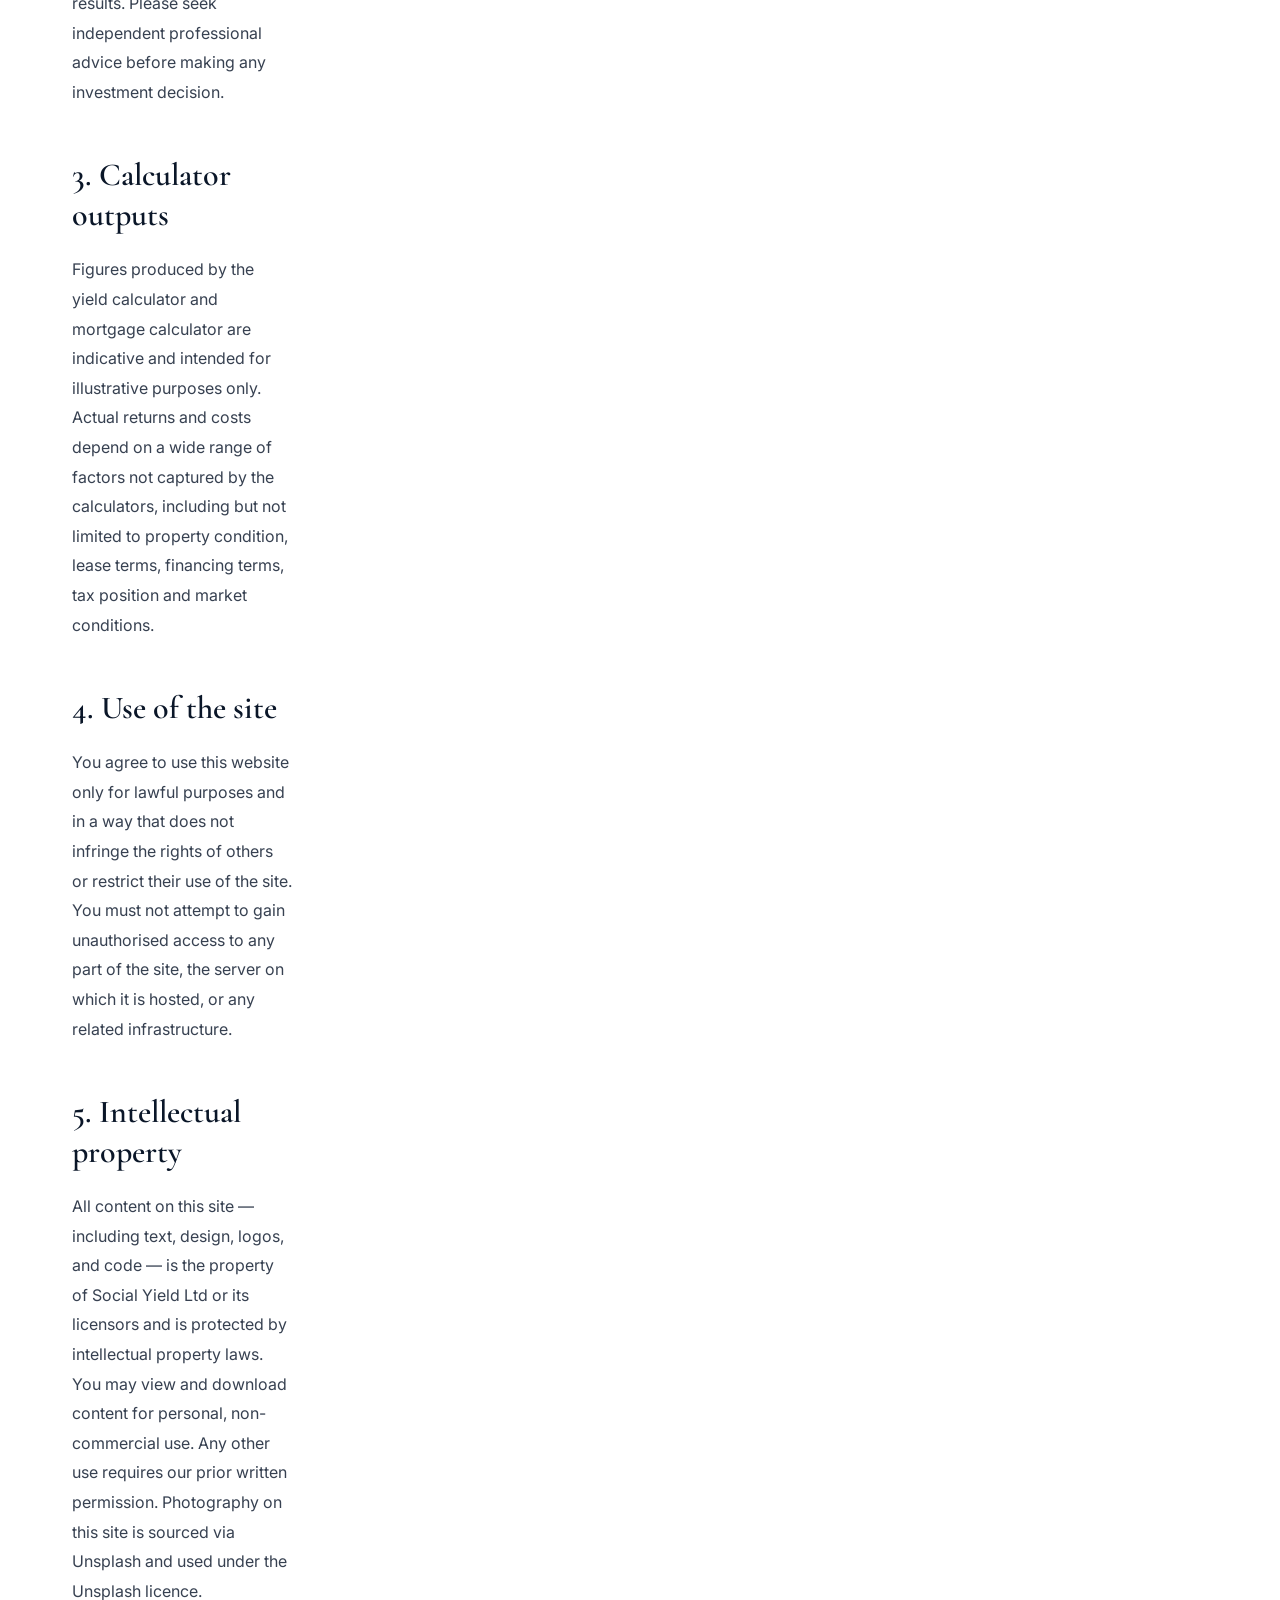
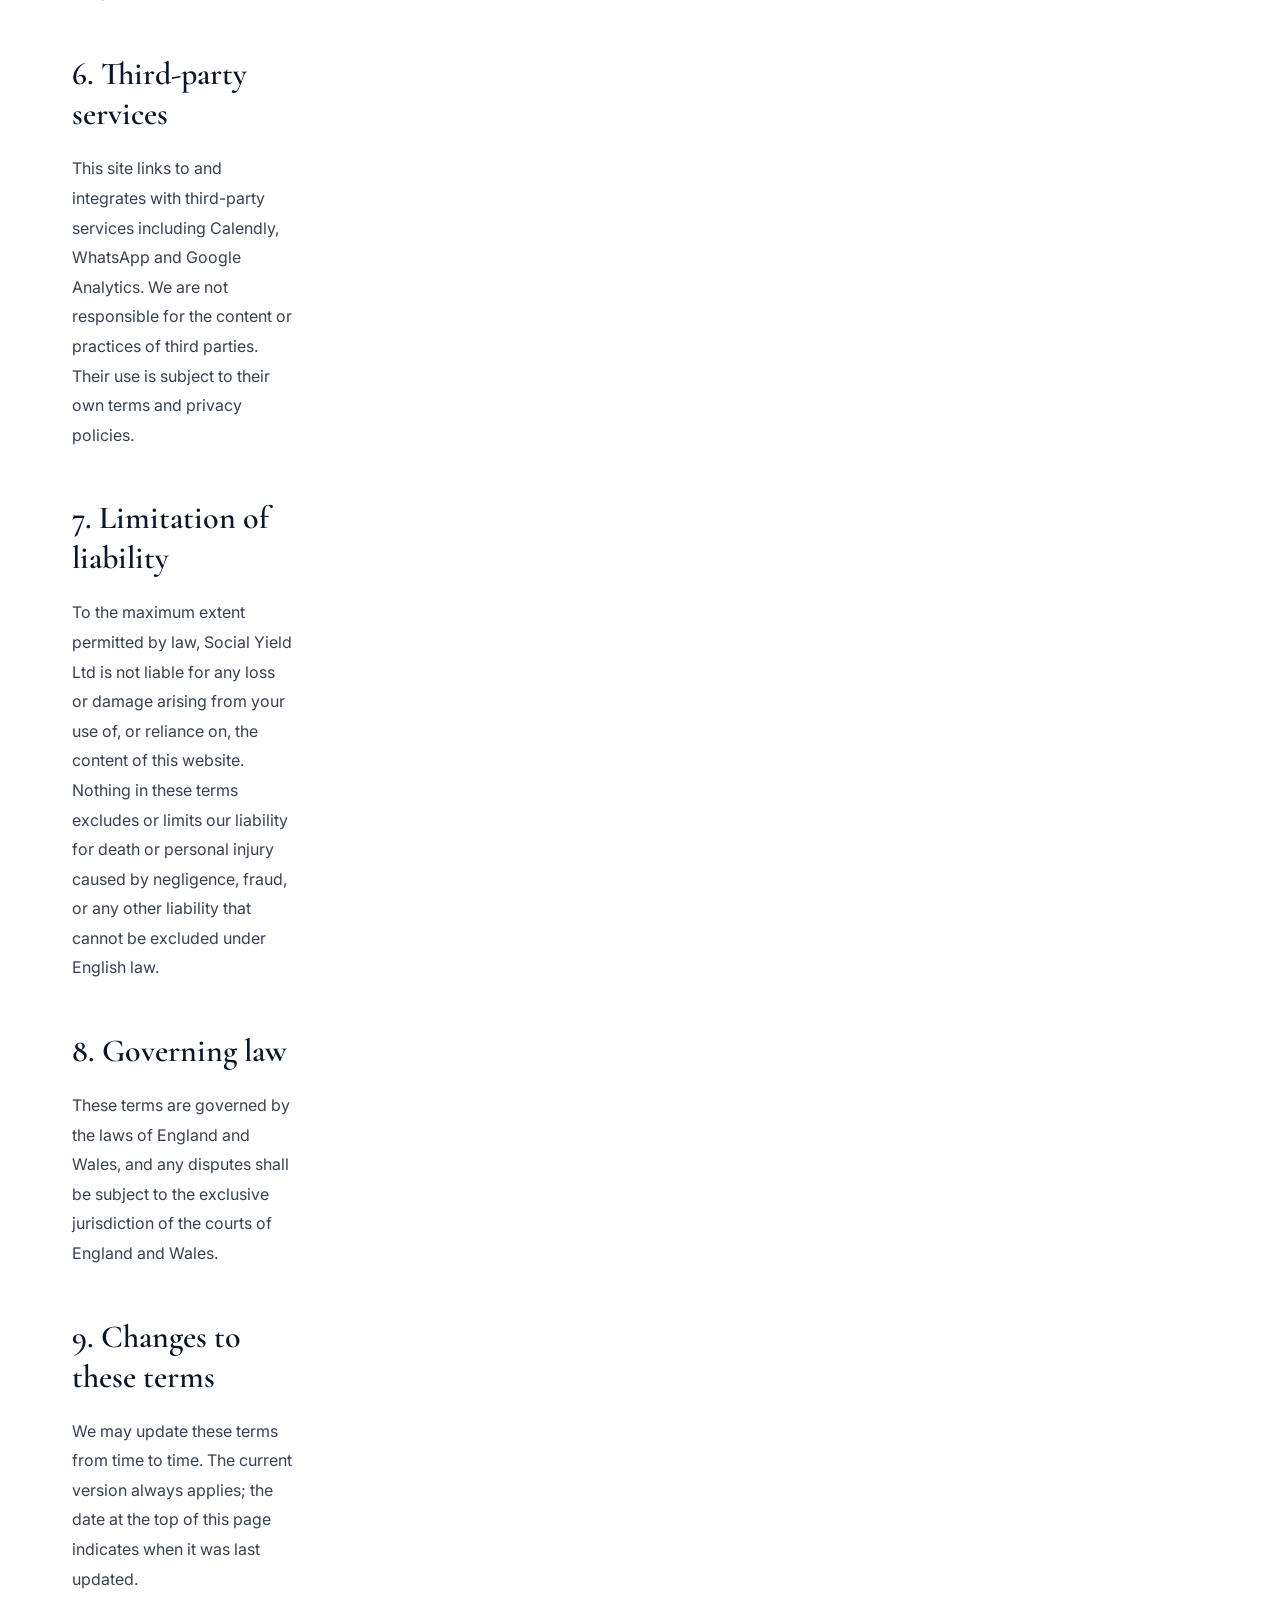
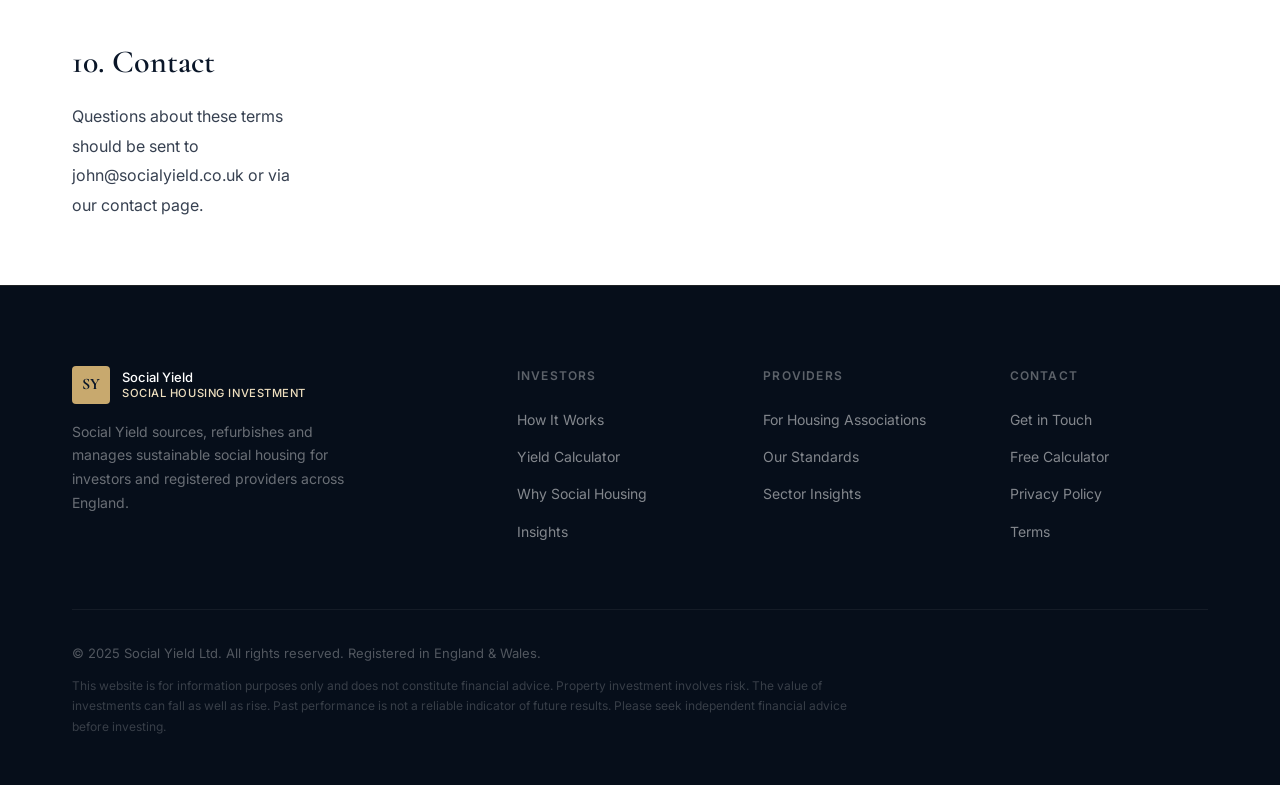
<file: terms.html>
<!DOCTYPE html>
<html lang="en">
<head>
  <meta charset="UTF-8">
  <meta name="viewport" content="width=device-width, initial-scale=1.0">
  <title>Terms of Use | Social Yield</title>
  <meta name="description" content="Terms of use for socialyield.co.uk — the legal terms that govern your use of the Social Yield website and the information published on it.">
  <link rel="canonical" href="https://socialyield.co.uk/terms">
  <meta name="robots" content="index, follow">
  <meta property="og:type" content="website">
  <meta property="og:site_name" content="Social Yield">
  <meta property="og:title" content="Terms of Use | Social Yield">
  <meta property="og:description" content="Terms of use for socialyield.co.uk.">
  <meta property="og:url" content="https://socialyield.co.uk/terms">
  <link rel="preconnect" href="https://fonts.googleapis.com">
  <link rel="preconnect" href="https://fonts.gstatic.com" crossorigin>
  <link href="https://fonts.googleapis.com/css2?family=Cormorant+Garamond:ital,wght@0,400;0,500;0,600;0,700;1,400;1,600&family=Inter:wght@300;400;500;600&display=swap" rel="stylesheet">
  <link rel="icon" type="image/svg+xml" href="favicon.svg">
  <link rel="stylesheet" href="styles.css">
  <link rel="stylesheet" href="article.css">

  <script type="application/ld+json">
  {
    "@context": "https://schema.org",
    "@type": "WebPage",
    "name": "Terms of Use",
    "url": "https://socialyield.co.uk/terms",
    "inLanguage": "en-GB",
    "publisher": {
      "@type": "Organization",
      "@id": "https://socialyield.co.uk/#organization",
      "name": "Social Yield"
    },
    "breadcrumb": {
      "@type": "BreadcrumbList",
      "itemListElement": [
        { "@type": "ListItem", "position": 1, "name": "Home", "item": "https://socialyield.co.uk/" },
        { "@type": "ListItem", "position": 2, "name": "Terms of Use", "item": "https://socialyield.co.uk/terms" }
      ]
    }
  }
  </script>
</head>
<body>

  <nav class="nav nav--scrolled" id="nav">
    <div class="nav__inner">
      <a href="index.html" class="nav__logo">
        <span class="nav__logo-mark">SY</span>
        <span class="nav__logo-name">Social Yield<em>Social Housing Investment</em></span>
      </a>
      <ul class="nav__links" id="nav-links">
        <li><a href="index.html#how-it-works">How It Works</a></li>
        <li><a href="index.html#investors">For Investors</a></li>
        <li><a href="index.html#calculator">Calculator</a></li>
        <li><a href="insights.html">Insights</a></li>
        <li><a href="https://calendly.com/john-socialyield" target="_blank" rel="noopener" class="btn btn--nav">Book a Call</a></li>
      </ul>
      <button class="nav__toggle" id="nav-toggle" aria-label="Open menu">
        <span></span><span></span><span></span>
      </button>
    </div>
  </nav>

  <section class="art-hero">
    <div class="container">
      <div class="art-hero__meta">
        <a href="index.html" class="art-back">
          <svg width="16" height="16" viewBox="0 0 24 24" fill="none" stroke="currentColor" stroke-width="2"><line x1="19" y1="12" x2="5" y2="12"></line><polyline points="12 19 5 12 12 5"></polyline></svg>
          Home
        </a>
        <span class="article-tag">Legal</span>
      </div>
      <h1 class="art-hero__title">Terms of Use</h1>
      <p class="art-hero__sub">The terms that govern your use of socialyield.co.uk.</p>
      <div class="art-hero__byline">
        <div class="art-hero__details"><span>Last updated: 27 May 2026</span></div>
      </div>
    </div>
  </section>

  <div class="art-layout">
    <div class="container">
      <div class="art-layout__inner">
        <article class="art-body" id="art-body" style="margin-left:auto; margin-right:auto;">

          <p class="art-lead">By accessing or using socialyield.co.uk you agree to be bound by these Terms of Use. If you do not accept these terms, please do not use the site.</p>

          <h2>1. About this site</h2>
          <p>This website is owned and operated by Social Yield Ltd, a private limited company registered in England &amp; Wales. The site provides information about social housing investment and related services.</p>

          <h2>2. Not financial advice</h2>
          <p>The content on this website is for general information only. It does not constitute financial, investment, tax or legal advice and should not be relied on as such. Property investment involves risk; the value of investments can fall as well as rise, and past performance is not a reliable indicator of future results. Please seek independent professional advice before making any investment decision.</p>

          <h2>3. Calculator outputs</h2>
          <p>Figures produced by the yield calculator and mortgage calculator are indicative and intended for illustrative purposes only. Actual returns and costs depend on a wide range of factors not captured by the calculators, including but not limited to property condition, lease terms, financing terms, tax position and market conditions.</p>

          <h2>4. Use of the site</h2>
          <p>You agree to use this website only for lawful purposes and in a way that does not infringe the rights of others or restrict their use of the site. You must not attempt to gain unauthorised access to any part of the site, the server on which it is hosted, or any related infrastructure.</p>

          <h2>5. Intellectual property</h2>
          <p>All content on this site — including text, design, logos, and code — is the property of Social Yield Ltd or its licensors and is protected by intellectual property laws. You may view and download content for personal, non-commercial use. Any other use requires our prior written permission. Photography on this site is sourced via Unsplash and used under the Unsplash licence.</p>

          <h2>6. Third-party services</h2>
          <p>This site links to and integrates with third-party services including Calendly, WhatsApp and Google Analytics. We are not responsible for the content or practices of third parties. Their use is subject to their own terms and privacy policies.</p>

          <h2>7. Limitation of liability</h2>
          <p>To the maximum extent permitted by law, Social Yield Ltd is not liable for any loss or damage arising from your use of, or reliance on, the content of this website. Nothing in these terms excludes or limits our liability for death or personal injury caused by negligence, fraud, or any other liability that cannot be excluded under English law.</p>

          <h2>8. Governing law</h2>
          <p>These terms are governed by the laws of England and Wales, and any disputes shall be subject to the exclusive jurisdiction of the courts of England and Wales.</p>

          <h2>9. Changes to these terms</h2>
          <p>We may update these terms from time to time. The current version always applies; the date at the top of this page indicates when it was last updated.</p>

          <h2>10. Contact</h2>
          <p>Questions about these terms should be sent to <a href="#" data-eu="john" data-ed="socialyield.co.uk" class="obf-email obf-email--show"></a> or via our <a href="contact.html">contact page</a>.</p>

        </article>
      </div>
    </div>
  </div>

  <footer class="footer">
    <div class="container">
      <div class="footer__grid">
        <div class="footer__brand">
          <a href="index.html" class="nav__logo nav__logo--footer">
            <span class="nav__logo-mark">SY</span>
            <span class="nav__logo-name">Social Yield<em>Social Housing Investment</em></span>
          </a>
          <p>Social Yield sources, refurbishes and manages sustainable social housing for investors and registered providers across England.</p>
        </div>
        <div class="footer__col">
          <h4>Investors</h4>
          <ul>
            <li><a href="index.html#how-it-works">How It Works</a></li>
            <li><a href="index.html#calculator">Yield Calculator</a></li>
            <li><a href="index.html#investors">Why Social Housing</a></li>
            <li><a href="insights.html">Insights</a></li>
          </ul>
        </div>
        <div class="footer__col">
          <h4>Providers</h4>
          <ul>
            <li><a href="index.html#investors">For Housing Associations</a></li>
            <li><a href="index.html#investors">Our Standards</a></li>
            <li><a href="insights.html">Sector Insights</a></li>
          </ul>
        </div>
        <div class="footer__col">
          <h4>Contact</h4>
          <ul>
            <li><a href="contact.html">Get in Touch</a></li>
            <li><a href="index.html#calculator">Free Calculator</a></li>
            <li><a href="privacy-policy.html">Privacy Policy</a></li>
            <li><a href="terms.html">Terms</a></li>
          </ul>
        </div>
      </div>
      <div class="footer__bottom">
        <p>&copy; 2025 Social Yield Ltd. All rights reserved. Registered in England &amp; Wales.</p>
        <p class="footer__legal">This website is for information purposes only and does not constitute financial advice. Property investment involves risk. The value of investments can fall as well as rise. Past performance is not a reliable indicator of future results. Please seek independent financial advice before investing.</p>
      </div>
    </div>
  </footer>

  <script src="main.js"></script>
</body>
</html>
</file>
<file: styles.css>
/* =============================================
   TOKENS
   ============================================= */
:root {
  --navy:       #0A1628;
  --navy-mid:   #112040;
  --navy-light: #1A2F50;
  --gold:       #C8A96E;
  --gold-dark:  #A88444;
  --gold-pale:  #EFE0C0;
  --white:      #FFFFFF;
  --off-white:  #F7F5F1;
  --stone:      #EEEBE4;
  --text:       #1C1C2E;
  --muted:      #6B7280;
  --border:     #E2DDD5;

  --font-head: 'Cormorant Garamond', Georgia, serif;
  --font-body: 'Inter', system-ui, sans-serif;

  --r-sm: 4px;
  --r-md: 8px;
  --r-lg: 16px;

  --shadow-sm: 0 1px 3px rgba(10,22,40,0.08);
  --shadow-md: 0 4px 20px rgba(10,22,40,0.10);
  --shadow-lg: 0 12px 48px rgba(10,22,40,0.16);

  --ease: cubic-bezier(0.22, 0.61, 0.36, 1);
}

/* =============================================
   RESET
   ============================================= */
*, *::before, *::after { box-sizing: border-box; margin: 0; padding: 0; }
html { scroll-behavior: smooth; }
body {
  font-family: var(--font-body);
  font-size: 16px;
  line-height: 1.7;
  color: var(--text);
  background: var(--white);
  -webkit-font-smoothing: antialiased;
}
img { display: block; max-width: 100%; }
a { color: inherit; text-decoration: none; }
ul { list-style: none; }
input, button { font-family: inherit; font-size: inherit; }

/* =============================================
   UTILITIES
   ============================================= */
.container {
  width: 100%;
  max-width: 1200px;
  margin: 0 auto;
  padding: 0 2rem;
}

/* =============================================
   BUTTONS
   ============================================= */
.btn {
  display: inline-flex;
  align-items: center;
  gap: 0.5rem;
  padding: 0.75rem 1.75rem;
  border-radius: var(--r-sm);
  font-family: var(--font-body);
  font-size: 0.875rem;
  font-weight: 500;
  letter-spacing: 0.03em;
  cursor: pointer;
  border: 2px solid transparent;
  transition: all 0.2s var(--ease);
  white-space: nowrap;
}
.btn--lg { padding: 1rem 2.25rem; font-size: 0.9375rem; }
.btn--full { width: 100%; justify-content: center; }

.btn--gold {
  background: var(--gold);
  color: var(--navy);
  border-color: var(--gold);
}
.btn--gold:hover { background: var(--gold-dark); border-color: var(--gold-dark); }

.btn--ghost {
  background: transparent;
  color: var(--white);
  border-color: rgba(255,255,255,0.35);
}
.btn--ghost:hover { background: rgba(255,255,255,0.08); border-color: rgba(255,255,255,0.6); }

.btn--outline-light {
  background: transparent;
  color: var(--white);
  border-color: rgba(255,255,255,0.5);
}
.btn--outline-light:hover { background: rgba(255,255,255,0.1); border-color: var(--white); }

.btn--outline-dark {
  background: transparent;
  color: var(--navy);
  border-color: var(--navy);
}
.btn--outline-dark:hover { background: var(--navy); color: var(--white); }

.btn--outline {
  background: transparent;
  color: var(--navy);
  border-color: var(--border);
}
.btn--outline:hover { border-color: var(--gold); color: var(--gold-dark); }

.btn--nav {
  background: transparent;
  color: var(--gold);
  border: 1.5px solid var(--gold);
  padding: 0.5rem 1.25rem;
  font-size: 0.8125rem;
}
.btn--nav:hover { background: var(--gold); color: var(--navy); }

/* =============================================
   TYPE HELPERS
   ============================================= */
.eyebrow {
  display: block;
  font-family: var(--font-body);
  font-size: 0.75rem;
  font-weight: 600;
  letter-spacing: 0.12em;
  text-transform: uppercase;
  color: var(--gold);
  margin-bottom: 0.75rem;
}
.eyebrow--light { color: var(--gold-pale); }

.section-header {
  text-align: center;
  max-width: 680px;
  margin: 0 auto 4rem;
}
.section-header h2 {
  font-family: var(--font-head);
  font-size: clamp(2rem, 4vw, 3rem);
  font-weight: 600;
  line-height: 1.2;
  color: var(--navy);
  margin-bottom: 1rem;
}
.section-header p {
  font-size: 1.0625rem;
  color: var(--muted);
  line-height: 1.75;
}
.section-header--row {
  display: flex;
  align-items: flex-end;
  justify-content: space-between;
  text-align: left;
  max-width: none;
  margin-bottom: 3rem;
}
.section-header--row h2 { margin-bottom: 0; }
.section-header--light h2 { color: var(--white); }
.section-header--light p { color: rgba(255,255,255,0.55); }

/* =============================================
   NAV
   ============================================= */
.nav {
  position: fixed;
  top: 0; left: 0; right: 0;
  z-index: 100;
  transition: background 0.3s var(--ease), box-shadow 0.3s var(--ease);
}
.nav--scrolled {
  background: rgba(10, 22, 40, 0.88);
  backdrop-filter: blur(20px);
  -webkit-backdrop-filter: blur(20px);
  box-shadow: 0 1px 0 rgba(200,169,110,0.12), 0 4px 32px rgba(10,22,40,0.3);
}
.nav__inner {
  display: flex;
  align-items: center;
  gap: 2rem;
  max-width: 1200px;
  margin: 0 auto;
  padding: 1.25rem 2rem;
}
.nav__logo {
  display: flex;
  align-items: center;
  gap: 0.75rem;
  flex-shrink: 0;
}
.nav__logo-mark {
  width: 38px; height: 38px;
  background: var(--gold);
  color: var(--navy);
  border-radius: var(--r-sm);
  display: flex;
  align-items: center;
  justify-content: center;
  font-family: var(--font-head);
  font-size: 1rem;
  font-weight: 700;
  letter-spacing: 0.02em;
  flex-shrink: 0;
}
.nav__logo-name {
  font-family: var(--font-body);
  font-size: 0.8125rem;
  font-weight: 500;
  color: var(--white);
  line-height: 1.3;
  display: flex;
  flex-direction: column;
}
.nav__logo-name em {
  font-style: normal;
  color: var(--gold-pale);
  font-size: 0.7rem;
  letter-spacing: 0.05em;
  text-transform: uppercase;
}
.nav__links {
  display: flex;
  align-items: center;
  gap: 0.25rem;
  margin-left: auto;
}
.nav__links li a:not(.btn) {
  color: rgba(255,255,255,0.78);
  font-size: 0.875rem;
  padding: 0.5rem 0.875rem;
  border-radius: var(--r-sm);
  transition: color 0.15s, background 0.15s;
}
.nav__links li a:not(.btn):hover { color: var(--white); background: rgba(255,255,255,0.07); }

.nav__toggle {
  display: none;
  flex-direction: column;
  gap: 5px;
  background: none;
  border: none;
  cursor: pointer;
  padding: 4px;
  margin-left: auto;
}
.nav__toggle span {
  display: block;
  width: 24px; height: 2px;
  background: var(--white);
  border-radius: 2px;
  transition: all 0.2s;
}

/* =============================================
   HERO
   ============================================= */
.hero__bg-img {
  position: absolute;
  inset: 0;
  width: 100%;
  height: 100%;
  object-fit: cover;
  opacity: 0.22;
  mix-blend-mode: luminosity;
  z-index: 0;
  pointer-events: none;
}

/* Step images */
.step__img {
  height: 160px;
  margin: -2.5rem -1.75rem 1.75rem;
  overflow: hidden;
  border-radius: var(--r-lg) var(--r-lg) 0 0;
}
.step__img img {
  width: 100%;
  height: 100%;
  object-fit: cover;
  transition: transform 0.5s var(--ease);
}
.step:hover .step__img img { transform: scale(1.05); }

/* Article cover image */
.art-cover {
  height: 420px;
  overflow: hidden;
  position: relative;
}
.art-cover img {
  width: 100%;
  height: 100%;
  object-fit: cover;
}
.art-cover::after {
  content: '';
  position: absolute;
  bottom: 0; left: 0; right: 0;
  height: 120px;
  background: linear-gradient(to bottom, transparent, var(--white));
  pointer-events: none;
}

/* Photo credit */
.photo-credit {
  font-size: 0.7rem;
  color: rgba(255,255,255,0.25);
  text-align: right;
  padding: 0.25rem 0;
}
.photo-credit a { color: inherit; text-decoration: underline; }

.hero {
  min-height: 62vh;
  background: var(--navy);
  display: flex;
  flex-direction: column;
  justify-content: center;
  position: relative;
  overflow: hidden;
}
.hero::before {
  content: '';
  position: absolute;
  inset: 0;
  background:
    radial-gradient(ellipse 80% 60% at 70% 40%, rgba(200,169,110,0.07) 0%, transparent 60%),
    radial-gradient(ellipse 60% 80% at 20% 80%, rgba(26,47,80,0.8) 0%, transparent 50%);
  pointer-events: none;
}
.hero::after {
  content: '';
  position: absolute;
  top: -200px; right: -200px;
  width: 700px; height: 700px;
  border-radius: 50%;
  border: 1px solid rgba(200,169,110,0.08);
  pointer-events: none;
}
.hero__inner {
  position: relative;
  z-index: 1;
  max-width: 1200px;
  margin: 0 auto;
  padding: 6rem 2rem 3rem;
  max-width: 820px;
  padding-left: max(2rem, calc((100vw - 1200px) / 2 + 2rem));
}
.hero__eyebrow {
  font-size: 0.75rem;
  font-weight: 600;
  letter-spacing: 0.14em;
  text-transform: uppercase;
  color: var(--gold);
  margin-bottom: 1.5rem;
  display: flex;
  align-items: center;
  gap: 0.75rem;
}
.hero__eyebrow::before {
  content: '';
  display: block;
  width: 32px; height: 1px;
  background: var(--gold);
}
.hero__heading {
  font-family: var(--font-head);
  font-size: clamp(3rem, 7vw, 5.5rem);
  font-weight: 600;
  line-height: 1.08;
  color: var(--white);
  margin-bottom: 1.75rem;
  letter-spacing: -0.01em;
}
.hero__heading em {
  font-style: italic;
  color: var(--gold);
}
.hero__sub {
  font-size: clamp(1rem, 1.8vw, 1.125rem);
  color: rgba(255,255,255,0.65);
  line-height: 1.8;
  max-width: 580px;
  margin-bottom: 2.5rem;
}
.hero__actions {
  display: flex;
  gap: 1rem;
  flex-wrap: wrap;
  margin-bottom: 3rem;
}
.hero__trust {
  display: flex;
  flex-wrap: wrap;
  gap: 1.5rem;
}
.hero__trust-item {
  display: flex;
  align-items: center;
  gap: 0.5rem;
  font-size: 0.8125rem;
  color: rgba(255,255,255,0.55);
}
.hero__trust-item svg { color: var(--gold); flex-shrink: 0; }

.hero__scroll {
  position: absolute;
  bottom: 2.5rem;
  left: max(2rem, calc((100vw - 1200px) / 2 + 2rem));
  display: flex;
  flex-direction: column;
  align-items: flex-start;
  gap: 0.75rem;
  z-index: 1;
}
.hero__scroll span {
  font-size: 0.65rem;
  letter-spacing: 0.15em;
  text-transform: uppercase;
  color: rgba(255,255,255,0.3);
  writing-mode: vertical-rl;
}
.hero__scroll-line {
  width: 1px;
  height: 48px;
  background: linear-gradient(to bottom, rgba(200,169,110,0.5), transparent);
  animation: scrollPulse 2s ease-in-out infinite;
}
@keyframes scrollPulse {
  0%, 100% { opacity: 0.3; transform: scaleY(1); }
  50% { opacity: 1; transform: scaleY(0.6); }
}

/* =============================================
   STATS
   ============================================= */
.stats {
  background: var(--navy-mid);
  border-top: 1px solid rgba(200,169,110,0.15);
  border-bottom: 1px solid rgba(200,169,110,0.15);
  padding: 3rem 0;
}
.stats__grid {
  display: flex;
  align-items: center;
  justify-content: space-between;
  flex-wrap: wrap;
  gap: 2rem;
}
.stats__item {
  display: flex;
  flex-direction: column;
  align-items: center;
  text-align: center;
  flex: 1;
  min-width: 140px;
}
.stats__num {
  font-family: var(--font-head);
  font-size: clamp(2rem, 4vw, 2.75rem);
  font-weight: 600;
  color: var(--gold);
  line-height: 1;
  margin-bottom: 0.5rem;
}
.stats__label {
  font-size: 0.8rem;
  color: rgba(255,255,255,0.5);
  letter-spacing: 0.04em;
  text-transform: uppercase;
}
.stats__divider {
  width: 1px;
  height: 48px;
  background: rgba(200,169,110,0.2);
  flex-shrink: 0;
}

/* =============================================
   PROCESS
   ============================================= */
.process {
  padding: 6rem 0;
  background: var(--off-white);
}
.steps {
  display: grid;
  grid-template-columns: repeat(4, 1fr);
  gap: 2rem;
}
.step {
  position: relative;
  padding: 2.5rem 1.75rem;
  background: var(--white);
  border-radius: var(--r-lg);
  border: 1px solid var(--border);
  box-shadow: var(--shadow-sm);
  transition: box-shadow 0.25s var(--ease), transform 0.25s var(--ease);
}
.step:hover { box-shadow: var(--shadow-md); transform: translateY(-3px); }
.step::before {
  content: '';
  position: absolute;
  top: 0; left: 2rem;
  right: 2rem;
  height: 2px;
  background: linear-gradient(90deg, var(--gold), transparent);
  border-radius: 0 0 2px 2px;
}
.step__num {
  font-family: var(--font-head);
  font-size: 3.5rem;
  font-weight: 700;
  color: var(--stone);
  line-height: 1;
  margin-bottom: 1rem;
}
.step h3 {
  font-family: var(--font-head);
  font-size: 1.5rem;
  font-weight: 600;
  color: var(--navy);
  margin-bottom: 0.75rem;
}
.step p { font-size: 0.9375rem; color: var(--muted); line-height: 1.75; }

/* =============================================
   VALUE PROPS SPLIT
   ============================================= */
.split { display: grid; grid-template-columns: 1fr 1fr; }
.split__panel {
  padding: 6rem 4rem;
}
.split__panel--left { background: var(--navy); }
.split__panel--right { background: var(--navy-light); }
.split__content { max-width: 520px; }
.split__content h2 {
  font-family: var(--font-head);
  font-size: clamp(1.75rem, 3vw, 2.5rem);
  font-weight: 600;
  color: var(--white);
  line-height: 1.2;
  margin-bottom: 1.75rem;
}
.split__content h2 em { font-style: italic; color: var(--gold); }
.check-list { margin-bottom: 2.5rem; display: flex; flex-direction: column; gap: 0.875rem; }
.check-list li {
  display: flex;
  align-items: flex-start;
  gap: 0.75rem;
  font-size: 0.9375rem;
  color: rgba(255,255,255,0.72);
  line-height: 1.6;
}
.check-list li::before {
  content: '';
  flex-shrink: 0;
  width: 18px; height: 18px;
  margin-top: 2px;
  background: url("data:image/svg+xml,%3Csvg xmlns='http://www.w3.org/2000/svg' viewBox='0 0 24 24' fill='none' stroke='%23C8A96E' stroke-width='2.5'%3E%3Cpolyline points='20 6 9 17 4 12'%3E%3C/polyline%3E%3C/svg%3E") center/contain no-repeat;
}

/* =============================================
   CALCULATOR
   ============================================= */
.calc-section {
  padding: 6rem 0;
  background: var(--white);
}
.calc-wrap {
  display: grid;
  grid-template-columns: 1fr 1fr;
  gap: 3rem;
  align-items: start;
}
.calc-inputs {
  background: var(--off-white);
  border-radius: var(--r-lg);
  border: 1px solid var(--border);
  padding: 2.5rem;
  display: flex;
  flex-direction: column;
  gap: 1.25rem;
}
.field { display: flex; flex-direction: column; gap: 0.5rem; }
.field label {
  font-size: 0.8125rem;
  font-weight: 500;
  color: var(--navy);
  letter-spacing: 0.01em;
}
.field input {
  height: 48px;
  padding: 0 1rem;
  border: 1.5px solid var(--border);
  border-radius: var(--r-md);
  background: var(--white);
  color: var(--text);
  font-size: 0.9375rem;
  transition: border-color 0.15s;
  outline: none;
  width: 100%;
}
.field input:focus { border-color: var(--gold); }
.field input::placeholder { color: var(--muted); }
.calc-disclaimer {
  font-size: 0.75rem;
  color: var(--muted);
  text-align: center;
  line-height: 1.5;
}

/* Calculator tabs */
.calc-tabs {
  display: flex;
  gap: 0.5rem;
  margin-bottom: 2.5rem;
  border-bottom: 2px solid var(--border);
  padding-bottom: 0;
}
.calc-tab {
  display: flex;
  align-items: center;
  gap: 0.5rem;
  padding: 0.875rem 1.5rem;
  border: none;
  background: none;
  font-family: var(--font-body);
  font-size: 0.9rem;
  font-weight: 500;
  color: var(--muted);
  cursor: pointer;
  border-bottom: 2px solid transparent;
  margin-bottom: -2px;
  transition: color 0.15s, border-color 0.15s;
}
.calc-tab:hover { color: var(--navy); }
.calc-tab.active { color: var(--navy); border-bottom-color: var(--gold); }
.calc-panel { display: block; }
.calc-panel.hidden { display: none; }

.field-hint {
  font-size: 0.75rem;
  color: var(--muted);
  margin-top: 0.25rem;
}

/* Results panel */
.calc-results { min-height: 400px; }
.calc-placeholder {
  display: flex;
  flex-direction: column;
  align-items: center;
  justify-content: center;
  text-align: center;
  gap: 1.25rem;
  padding: 4rem 2rem;
  background: var(--off-white);
  border-radius: var(--r-lg);
  border: 2px dashed var(--border);
  height: 100%;
  color: var(--muted);
}
.calc-placeholder__icon { color: var(--gold); opacity: 0.5; }
.calc-placeholder p { font-size: 0.9375rem; max-width: 280px; line-height: 1.65; }
.calc-placeholder strong { color: var(--navy); }
.calc-placeholder.hidden { display: none; }

.results-inner {
  position: relative;
  border-radius: var(--r-lg);
  overflow: hidden;
  border: 1px solid var(--border);
}
.results-inner.hidden { display: none; }

.results-grid {
  display: grid;
  grid-template-columns: 1fr 1fr;
  gap: 0;
  filter: blur(8px);
  transition: filter 0.5s var(--ease);
}
.results-grid.revealed { filter: none; }

.result-card {
  padding: 1.75rem;
  border-bottom: 1px solid var(--border);
  border-right: 1px solid var(--border);
  display: flex;
  flex-direction: column;
  gap: 0.375rem;
}
.result-card:nth-child(even) { border-right: none; }
.result-card:nth-last-child(-n+2) { border-bottom: none; }
.result-card--highlight { background: var(--navy); }
.result-card--highlight .result-label { color: rgba(255,255,255,0.5); }
.result-card--highlight .result-value { color: var(--gold); }
.result-label {
  font-size: 0.75rem;
  font-weight: 500;
  letter-spacing: 0.06em;
  text-transform: uppercase;
  color: var(--muted);
}
.result-value {
  font-family: var(--font-head);
  font-size: 2rem;
  font-weight: 600;
  color: var(--navy);
  line-height: 1;
}

/* Email gate */
.email-gate {
  position: absolute;
  inset: 0;
  background: rgba(10,22,40,0.82);
  backdrop-filter: blur(3px);
  display: flex;
  align-items: center;
  justify-content: center;
  padding: 2rem;
  transition: opacity 0.3s var(--ease);
}
.email-gate.hidden { display: none; }
.email-gate__inner {
  text-align: center;
  color: var(--white);
  max-width: 360px;
}
.email-gate__lock {
  display: inline-flex;
  align-items: center;
  justify-content: center;
  width: 56px; height: 56px;
  background: rgba(200,169,110,0.15);
  border-radius: 50%;
  color: var(--gold);
  margin: 0 auto 1.25rem;
}
.email-gate__inner h3 {
  font-family: var(--font-head);
  font-size: 1.625rem;
  font-weight: 600;
  margin-bottom: 0.5rem;
}
.email-gate__inner p {
  font-size: 0.875rem;
  color: rgba(255,255,255,0.65);
  line-height: 1.65;
  margin-bottom: 1.5rem;
}
.email-gate__form {
  display: flex;
  flex-direction: column;
  gap: 0.75rem;
  margin-bottom: 0.75rem;
}
.email-gate__form input {
  height: 48px;
  padding: 0 1rem;
  border-radius: var(--r-md);
  border: 1.5px solid rgba(255,255,255,0.2);
  background: rgba(255,255,255,0.07);
  color: var(--white);
  font-size: 0.9375rem;
  outline: none;
  transition: border-color 0.15s;
  width: 100%;
}
.email-gate__form input::placeholder { color: rgba(255,255,255,0.4); }
.email-gate__form input:focus { border-color: var(--gold); }
.email-gate__form .btn { width: 100%; justify-content: center; }
.email-gate__note { font-size: 0.75rem; color: rgba(255,255,255,0.35); }

/* =============================================
   INSIGHTS
   ============================================= */
.insights {
  padding: 6rem 0;
  background: var(--off-white);
}
.articles {
  display: grid;
  grid-template-columns: repeat(3, 1fr);
  gap: 1.75rem;
}
.article-card {
  background: var(--white);
  border-radius: var(--r-lg);
  border: 1px solid var(--border);
  padding: 2.25rem;
  display: flex;
  flex-direction: column;
  gap: 0.75rem;
  transition: box-shadow 0.25s var(--ease), transform 0.25s var(--ease);
  cursor: pointer;
}
.article-card:hover { box-shadow: var(--shadow-md); transform: translateY(-3px); }
.article-tag {
  display: inline-block;
  font-size: 0.7rem;
  font-weight: 600;
  letter-spacing: 0.1em;
  text-transform: uppercase;
  color: var(--gold-dark);
  background: var(--gold-pale);
  padding: 0.25rem 0.625rem;
  border-radius: 100px;
  align-self: flex-start;
}
.article-card h3 {
  font-family: var(--font-head);
  font-size: 1.25rem;
  font-weight: 600;
  color: var(--navy);
  line-height: 1.35;
}
.article-card p { font-size: 0.9rem; color: var(--muted); line-height: 1.7; flex: 1; }
.article-read {
  font-size: 0.8125rem;
  font-weight: 500;
  color: var(--gold-dark);
  margin-top: 0.5rem;
  transition: gap 0.15s;
}
.article-card:hover .article-read { letter-spacing: 0.02em; }

/* =============================================
   CTA BAND
   ============================================= */
.cta-band {
  background: var(--navy);
  padding: 6rem 0;
  position: relative;
  overflow: hidden;
}
.cta-band::before {
  content: '';
  position: absolute;
  top: -150px; right: -150px;
  width: 500px; height: 500px;
  border-radius: 50%;
  border: 1px solid rgba(200,169,110,0.06);
  pointer-events: none;
}
.cta-band__inner {
  display: flex;
  align-items: center;
  justify-content: space-between;
  gap: 4rem;
  flex-wrap: wrap;
}
.cta-band__text { flex: 1; min-width: 280px; }
.cta-band__text h2 {
  font-family: var(--font-head);
  font-size: clamp(2rem, 4vw, 3rem);
  font-weight: 600;
  color: var(--white);
  line-height: 1.15;
  margin-bottom: 1rem;
}
.cta-band__text p { font-size: 1rem; color: rgba(255,255,255,0.6); max-width: 520px; line-height: 1.75; }
.cta-band__actions { display: flex; flex-direction: column; gap: 0.875rem; flex-shrink: 0; }

/* =============================================
   FOOTER
   ============================================= */
.footer {
  background: #060E1A;
  padding: 5rem 0 3rem;
  border-top: 1px solid rgba(200,169,110,0.12);
}
.footer__grid {
  display: grid;
  grid-template-columns: 2fr 1fr 1fr 1fr;
  gap: 3rem;
  margin-bottom: 4rem;
}
.footer__brand .nav__logo { margin-bottom: 1rem; }
.footer__brand p { font-size: 0.875rem; color: rgba(255,255,255,0.4); line-height: 1.7; max-width: 280px; margin-bottom: 1rem; }
.footer__email { font-size: 0.875rem; color: var(--gold); }
.footer__email:hover { color: var(--white); }
.footer__col h4 {
  font-size: 0.75rem;
  font-weight: 600;
  letter-spacing: 0.1em;
  text-transform: uppercase;
  color: rgba(255,255,255,0.35);
  margin-bottom: 1.25rem;
}
.footer__col ul { display: flex; flex-direction: column; gap: 0.625rem; }
.footer__col ul li a {
  font-size: 0.875rem;
  color: rgba(255,255,255,0.5);
  transition: color 0.15s;
}
.footer__col ul li a:hover { color: var(--white); }
.footer__bottom {
  padding-top: 2rem;
  border-top: 1px solid rgba(255,255,255,0.06);
  display: flex;
  flex-direction: column;
  gap: 0.75rem;
}
.footer__bottom > p:first-child { font-size: 0.8125rem; color: rgba(255,255,255,0.3); }
.footer__legal { font-size: 0.75rem; color: rgba(255,255,255,0.2); line-height: 1.7; max-width: 780px; }

/* Logo on dark bg */
.nav__logo--footer .nav__logo-name { color: var(--white); }

/* =============================================
   WHATSAPP BUTTON
   ============================================= */
.whatsapp-btn {
  position: fixed;
  bottom: 1.75rem;
  right: 1.75rem;
  z-index: 9998;
  width: 56px; height: 56px;
  border-radius: 50%;
  background: #25D366;
  color: var(--white);
  display: flex;
  align-items: center;
  justify-content: center;
  box-shadow: 0 4px 20px rgba(37,211,102,0.4);
  transition: transform 0.2s var(--ease), box-shadow 0.2s var(--ease);
  cursor: pointer;
}
.whatsapp-btn:hover {
  transform: scale(1.1);
  box-shadow: 0 6px 28px rgba(37,211,102,0.5);
}
.whatsapp-btn svg { width: 30px; height: 30px; }
.whatsapp-tooltip {
  position: absolute;
  right: 68px;
  top: 50%;
  transform: translateY(-50%);
  background: var(--navy);
  color: var(--white);
  font-size: 0.8rem;
  font-family: var(--font-body);
  white-space: nowrap;
  padding: 0.4rem 0.875rem;
  border-radius: var(--r-sm);
  opacity: 0;
  pointer-events: none;
  transition: opacity 0.2s;
}
.whatsapp-btn:hover .whatsapp-tooltip { opacity: 1; }

/* =============================================
   COOKIE BANNER
   ============================================= */
.cookie-banner {
  position: fixed;
  bottom: 0; left: 0; right: 0;
  z-index: 10000;
  background: var(--navy);
  border-top: 1px solid rgba(200,169,110,0.2);
  padding: 1.25rem 2rem;
  display: flex;
  align-items: center;
  justify-content: space-between;
  gap: 2rem;
  flex-wrap: wrap;
  box-shadow: 0 -4px 32px rgba(10,22,40,0.4);
  transform: translateY(100%);
  transition: transform 0.4s var(--ease);
}
.cookie-banner.visible { transform: translateY(0); }
.cookie-banner.hidden { display: none; }
.cookie-banner__text {
  font-size: 0.875rem;
  color: rgba(255,255,255,0.7);
  line-height: 1.6;
  flex: 1;
  min-width: 260px;
}
.cookie-banner__text a {
  color: var(--gold);
  text-decoration: underline;
}
.cookie-banner__actions {
  display: flex;
  align-items: center;
  gap: 1rem;
  flex-shrink: 0;
}
.cookie-banner__decline {
  font-size: 0.8125rem;
  color: rgba(255,255,255,0.45);
  cursor: pointer;
  background: none;
  border: none;
  text-decoration: underline;
  transition: color 0.15s;
  padding: 0;
  font-family: var(--font-body);
}
.cookie-banner__decline:hover { color: rgba(255,255,255,0.75); }

/* =============================================
   GRAIN TEXTURE OVERLAY
   ============================================= */
body::before {
  content: '';
  position: fixed;
  inset: 0;
  pointer-events: none;
  z-index: 9999;
  opacity: 0.028;
  background-image: url("data:image/svg+xml,%3Csvg viewBox='0 0 200 200' xmlns='http://www.w3.org/2000/svg'%3E%3Cfilter id='n'%3E%3CfeTurbulence type='fractalNoise' baseFrequency='0.9' numOctaves='4' stitchTiles='stitch'/%3E%3C/filter%3E%3Crect width='100%25' height='100%25' filter='url(%23n)'/%3E%3C/svg%3E");
  background-repeat: repeat;
  background-size: 200px 200px;
}

/* =============================================
   SCROLL REVEAL
   ============================================= */
.reveal {
  opacity: 0;
  transform: translateY(28px);
  transition: opacity 0.7s var(--ease), transform 0.7s var(--ease);
}
.reveal.visible {
  opacity: 1;
  transform: none;
}
.reveal-d1 { transition-delay: 0.12s; }
.reveal-d2 { transition-delay: 0.24s; }
.reveal-d3 { transition-delay: 0.36s; }

/* =============================================
   INVESTMENT TYPES
   ============================================= */
.inv-types {
  background: var(--navy);
  padding: 6rem 0;
  position: relative;
  overflow: hidden;
}
.inv-types::before {
  content: '';
  position: absolute;
  bottom: -150px; left: -150px;
  width: 500px; height: 500px;
  border-radius: 50%;
  border: 1px solid rgba(200,169,110,0.06);
  pointer-events: none;
}
.inv-cards {
  display: grid;
  grid-template-columns: repeat(3, 1fr);
  gap: 1.5rem;
}
.inv-card {
  background: rgba(255,255,255,0.04);
  border: 1px solid rgba(200,169,110,0.18);
  border-radius: var(--r-lg);
  padding: 2.25rem;
  display: flex;
  flex-direction: column;
  gap: 1.25rem;
  transition: border-color 0.25s var(--ease), background 0.25s var(--ease);
  position: relative;
  overflow: hidden;
}
.inv-card::before {
  content: '';
  position: absolute;
  top: 0; left: 0; right: 0;
  height: 2px;
  background: linear-gradient(90deg, var(--gold), transparent);
}
.inv-card:hover {
  border-color: rgba(200,169,110,0.4);
  background: rgba(255,255,255,0.06);
}
.inv-card__icon {
  width: 48px; height: 48px;
  border-radius: var(--r-md);
  background: rgba(200,169,110,0.12);
  display: flex;
  align-items: center;
  justify-content: center;
  color: var(--gold);
  flex-shrink: 0;
}
.inv-card h3 {
  font-family: var(--font-head);
  font-size: 1.5rem;
  font-weight: 600;
  color: var(--white);
  line-height: 1.2;
}
.inv-card p {
  font-size: 0.9rem;
  color: rgba(255,255,255,0.55);
  line-height: 1.75;
  flex: 1;
}
.inv-card__metrics {
  display: grid;
  grid-template-columns: repeat(3, 1fr);
  border: 1px solid rgba(200,169,110,0.15);
  border-radius: var(--r-md);
  overflow: hidden;
}
.inv-card__metric {
  padding: 0.875rem 0.5rem;
  text-align: center;
  border-right: 1px solid rgba(200,169,110,0.15);
}
.inv-card__metric:last-child { border-right: none; }
.inv-card__metric-val {
  display: block;
  font-family: var(--font-head);
  font-size: 1.125rem;
  font-weight: 600;
  color: var(--gold);
  line-height: 1;
  margin-bottom: 0.25rem;
}
.inv-card__metric-label {
  font-size: 0.65rem;
  letter-spacing: 0.06em;
  text-transform: uppercase;
  color: rgba(255,255,255,0.4);
}

/* =============================================
   TESTIMONIALS
   ============================================= */
.testimonials {
  padding: 6rem 0;
  background: var(--off-white);
}
.testimonial-grid {
  display: grid;
  grid-template-columns: repeat(3, 1fr);
  gap: 1.75rem;
}
.testimonial-card {
  background: var(--white);
  border-radius: var(--r-lg);
  border: 1px solid var(--border);
  padding: 2.25rem;
  display: flex;
  flex-direction: column;
  gap: 1.25rem;
  transition: box-shadow 0.25s var(--ease), transform 0.25s var(--ease);
}
.testimonial-card:hover { box-shadow: var(--shadow-md); transform: translateY(-3px); }
.testimonial-stars { color: var(--gold); font-size: 1rem; letter-spacing: 0.1em; }
.testimonial-quote {
  font-family: var(--font-head);
  font-size: 1.0625rem;
  font-style: italic;
  color: var(--navy);
  line-height: 1.7;
  flex: 1;
  position: relative;
  padding-left: 1.5rem;
}
.testimonial-quote::before {
  content: '\201C';
  position: absolute;
  left: 0; top: -0.5rem;
  font-size: 3rem;
  color: var(--gold);
  line-height: 1;
  font-style: normal;
  opacity: 0.6;
}
.testimonial-author {
  display: flex;
  align-items: center;
  gap: 0.875rem;
  padding-top: 1.25rem;
  border-top: 1px solid var(--border);
}
.testimonial-avatar {
  width: 44px; height: 44px;
  border-radius: 50%;
  background: var(--navy);
  color: var(--gold);
  display: flex;
  align-items: center;
  justify-content: center;
  font-family: var(--font-head);
  font-size: 1rem;
  font-weight: 600;
  flex-shrink: 0;
}
.testimonial-name {
  font-size: 0.875rem;
  font-weight: 600;
  color: var(--navy);
  line-height: 1.3;
}
.testimonial-role { font-size: 0.8rem; color: var(--muted); }

/* =============================================
   FAQ
   ============================================= */
.faq {
  padding: 6rem 0;
  background: var(--white);
}
.faq__inner {
  max-width: 800px;
  margin: 0 auto;
}
.faq__item { border-bottom: 1px solid var(--border); }
.faq__item:first-of-type { border-top: 1px solid var(--border); }
.faq__item summary {
  display: flex;
  align-items: center;
  justify-content: space-between;
  gap: 1.5rem;
  padding: 1.5rem 0;
  cursor: pointer;
  list-style: none;
  font-family: var(--font-head);
  font-size: 1.25rem;
  font-weight: 600;
  color: var(--navy);
  transition: color 0.15s;
}
.faq__item summary::-webkit-details-marker { display: none; }
.faq__item summary::marker { display: none; }
.faq__item summary:hover { color: var(--gold-dark); }
.faq__icon {
  flex-shrink: 0;
  width: 28px; height: 28px;
  border-radius: 50%;
  border: 1.5px solid var(--border);
  display: flex;
  align-items: center;
  justify-content: center;
  color: var(--gold);
  font-size: 1.25rem;
  font-weight: 300;
  line-height: 1;
  transition: all 0.2s var(--ease);
  user-select: none;
}
.faq__item[open] > summary .faq__icon {
  background: var(--gold);
  color: var(--navy);
  border-color: var(--gold);
  transform: rotate(45deg);
}
.faq__body {
  padding: 0 2rem 1.75rem 0;
  font-size: 0.9375rem;
  color: var(--muted);
  line-height: 1.8;
}

/* =============================================
   RESPONSIVE
   ============================================= */
@media (max-width: 1024px) {
  .steps { grid-template-columns: repeat(2, 1fr); }
  .footer__grid { grid-template-columns: 1fr 1fr; }
}

@media (max-width: 768px) {
  .nav__links {
    display: none;
    position: fixed;
    top: 0; left: 0; right: 0; bottom: 0;
    background: var(--navy);
    flex-direction: column;
    align-items: center;
    justify-content: center;
    gap: 1.5rem;
    z-index: 99;
  }
  .nav__links.open { display: flex; }
  .nav__links li a:not(.btn) { font-size: 1.25rem; }
  .nav__toggle { display: flex; z-index: 100; }

  .section-header--row { flex-direction: column; align-items: flex-start; gap: 1rem; }

  .split { grid-template-columns: 1fr; }
  .split__panel { padding: 4rem 2rem; }

  .calc-wrap { grid-template-columns: 1fr; }

  .articles { grid-template-columns: 1fr; }
  .inv-cards { grid-template-columns: 1fr; }
  .testimonial-grid { grid-template-columns: 1fr; }

  .cta-band__inner { flex-direction: column; text-align: center; }
  .cta-band__actions { width: 100%; }
  .cta-band__actions .btn { width: 100%; justify-content: center; }

  .footer__grid { grid-template-columns: 1fr 1fr; }
  .footer__brand { grid-column: 1 / -1; }

  .hero__inner { padding-top: 8rem; padding-bottom: 4rem; padding-left: 2rem; }
  .hero__scroll { display: none; }

  .stats__divider { display: none; }
  .stats__grid { justify-content: center; gap: 2.5rem; }
}

@media (max-width: 480px) {
  .steps { grid-template-columns: 1fr; }
  .footer__grid { grid-template-columns: 1fr; }
  .results-grid { grid-template-columns: 1fr; }
  .result-card { border-right: none !important; }
  .result-card:last-child { border-bottom: none !important; }
  .result-card:nth-last-child(-n+2) { border-bottom: 1px solid var(--border) !important; }
  .result-card:last-child { border-bottom: none !important; }
}
</file>
<file: article.css>
/* =============================================
   ARTICLE — READING PROGRESS
   ============================================= */
.read-progress {
  position: fixed;
  top: 0; left: 0;
  height: 3px;
  width: 0%;
  background: linear-gradient(90deg, var(--gold), var(--gold-dark));
  z-index: 200;
  transition: width 0.1s linear;
}

/* =============================================
   ARTICLE HERO
   ============================================= */
.art-hero {
  background: var(--navy);
  padding: 8rem 0 5rem;
  position: relative;
  overflow: hidden;
}
.art-hero::before {
  content: '';
  position: absolute;
  inset: 0;
  background: radial-gradient(ellipse 70% 60% at 80% 50%, rgba(200,169,110,0.06) 0%, transparent 60%);
  pointer-events: none;
}
.art-hero__meta {
  display: flex;
  align-items: center;
  gap: 1rem;
  margin-bottom: 2rem;
}
.art-back {
  display: inline-flex;
  align-items: center;
  gap: 0.5rem;
  font-size: 0.8125rem;
  font-weight: 500;
  color: rgba(255,255,255,0.45);
  transition: color 0.15s;
}
.art-back:hover { color: var(--gold); }
.art-back svg { flex-shrink: 0; }

.art-hero__title {
  font-family: var(--font-head);
  font-size: clamp(2rem, 5vw, 3.75rem);
  font-weight: 600;
  color: var(--white);
  line-height: 1.1;
  max-width: 860px;
  margin-bottom: 1.5rem;
  letter-spacing: -0.01em;
}
.art-hero__sub {
  font-size: clamp(1rem, 1.5vw, 1.125rem);
  color: rgba(255,255,255,0.6);
  line-height: 1.75;
  max-width: 680px;
  margin-bottom: 2.5rem;
}
.art-hero__byline {
  display: flex;
  align-items: center;
  justify-content: space-between;
  flex-wrap: wrap;
  gap: 1.5rem;
  padding-top: 2rem;
  border-top: 1px solid rgba(255,255,255,0.1);
}
.art-hero__author {
  display: flex;
  align-items: center;
  gap: 1rem;
}
.author-avatar {
  width: 44px; height: 44px;
  background: var(--gold);
  color: var(--navy);
  border-radius: 50%;
  display: flex;
  align-items: center;
  justify-content: center;
  font-family: var(--font-head);
  font-size: 0.9375rem;
  font-weight: 700;
  flex-shrink: 0;
}
.author-avatar--lg {
  width: 64px; height: 64px;
  font-size: 1.25rem;
  flex-shrink: 0;
}
.author-name {
  display: block;
  font-size: 0.9375rem;
  font-weight: 600;
  color: var(--white);
}
.author-title {
  display: block;
  font-size: 0.8rem;
  color: rgba(255,255,255,0.45);
  margin-top: 0.125rem;
}
.art-hero__details {
  display: flex;
  gap: 1.5rem;
  flex-wrap: wrap;
}
.art-hero__details span {
  display: flex;
  align-items: center;
  gap: 0.5rem;
  font-size: 0.8125rem;
  color: rgba(255,255,255,0.4);
}
.art-hero__details svg { flex-shrink: 0; }

/* =============================================
   ARTICLE LAYOUT (sidebar + body)
   ============================================= */
.art-layout {
  padding: 5rem 0 4rem;
  background: var(--white);
}
.art-layout__inner {
  display: grid;
  grid-template-columns: 220px 1fr;
  gap: 5rem;
  align-items: start;
}

/* =============================================
   SIDEBAR / TOC
   ============================================= */
.art-sidebar { position: sticky; top: 88px; }
.art-sidebar__inner {
  display: flex;
  flex-direction: column;
  gap: 2rem;
}
.art-sidebar__label {
  font-size: 0.7rem;
  font-weight: 600;
  letter-spacing: 0.12em;
  text-transform: uppercase;
  color: var(--muted);
}
.art-toc {
  display: flex;
  flex-direction: column;
  gap: 0.25rem;
  border-left: 2px solid var(--border);
}
.toc-link {
  padding: 0.375rem 1rem;
  font-size: 0.8125rem;
  color: var(--muted);
  line-height: 1.5;
  border-left: 2px solid transparent;
  margin-left: -2px;
  transition: color 0.15s, border-color 0.15s;
}
.toc-link:hover { color: var(--navy); }
.toc-link.active { color: var(--navy); border-left-color: var(--gold); font-weight: 500; }
.art-sidebar__cta {
  background: var(--off-white);
  border: 1px solid var(--border);
  border-radius: var(--r-md);
  padding: 1.25rem;
}
.art-sidebar__cta p {
  font-size: 0.8125rem;
  color: var(--muted);
  line-height: 1.6;
  margin-bottom: 1rem;
}

/* =============================================
   ARTICLE BODY
   ============================================= */
.art-body {
  min-width: 0;
  max-width: 720px;
}
.art-lead {
  font-size: 1.1875rem;
  color: var(--text);
  line-height: 1.8;
  margin-bottom: 2.5rem;
  font-weight: 400;
  border-left: 3px solid var(--gold);
  padding-left: 1.5rem;
}
.art-body h2 {
  font-family: var(--font-head);
  font-size: clamp(1.5rem, 3vw, 2rem);
  font-weight: 600;
  color: var(--navy);
  line-height: 1.25;
  margin-top: 3rem;
  margin-bottom: 1.25rem;
  scroll-margin-top: 100px;
}
.art-body p {
  font-size: 1rem;
  color: #374151;
  line-height: 1.85;
  margin-bottom: 1.5rem;
}
.art-body p:last-of-type { margin-bottom: 0; }

.art-list {
  list-style: none;
  margin: 0 0 1.75rem;
  display: flex;
  flex-direction: column;
  gap: 1rem;
}
.art-list li {
  padding-left: 1.5rem;
  position: relative;
  font-size: 1rem;
  color: #374151;
  line-height: 1.75;
}
.art-list li::before {
  content: '';
  position: absolute;
  left: 0;
  top: 0.6em;
  width: 6px; height: 6px;
  background: var(--gold);
  border-radius: 50%;
}
.art-list li strong { color: var(--navy); font-weight: 600; }

/* Pull quote */
.art-quote {
  margin: 3rem 0;
  padding: 2rem 2.5rem;
  background: var(--navy);
  border-radius: var(--r-lg);
  position: relative;
  overflow: hidden;
}
.art-quote::before {
  content: '\201C';
  position: absolute;
  top: -0.5rem; left: 1.5rem;
  font-family: var(--font-head);
  font-size: 8rem;
  color: rgba(200,169,110,0.15);
  line-height: 1;
  pointer-events: none;
}
.art-quote p {
  font-family: var(--font-head);
  font-size: clamp(1.125rem, 2vw, 1.5rem);
  font-style: italic;
  color: var(--white);
  line-height: 1.5;
  margin-bottom: 1rem;
  position: relative;
}
.art-quote cite {
  font-size: 0.8125rem;
  font-style: normal;
  font-weight: 500;
  color: var(--gold);
  letter-spacing: 0.04em;
}

/* Inline CTA */
.art-inline-cta {
  margin: 3rem 0;
  padding: 2.5rem;
  background: var(--off-white);
  border: 1px solid var(--border);
  border-radius: var(--r-lg);
  display: flex;
  align-items: center;
  justify-content: space-between;
  gap: 2rem;
  flex-wrap: wrap;
}
.art-inline-cta__content { flex: 1; min-width: 200px; }
.art-inline-cta__content h3 {
  font-family: var(--font-head);
  font-size: 1.5rem;
  font-weight: 600;
  color: var(--navy);
  margin-bottom: 0.5rem;
  line-height: 1.3;
}
.art-inline-cta__content p {
  font-size: 0.9rem;
  color: var(--muted);
  line-height: 1.65;
  margin-bottom: 0;
}
.art-inline-cta .eyebrow { margin-bottom: 0.5rem; }

/* Author bio */
.author-bio {
  display: flex;
  gap: 1.5rem;
  align-items: flex-start;
  margin-top: 4rem;
  padding-top: 3rem;
  border-top: 1px solid var(--border);
}
.author-bio__text { flex: 1; }
.author-bio__text .author-name {
  color: var(--navy);
  font-size: 1.0625rem;
  font-weight: 600;
  display: block;
  margin-bottom: 0.125rem;
}
.author-bio__text .author-title {
  color: var(--muted);
  font-size: 0.8125rem;
  display: block;
  margin-bottom: 0.875rem;
}
.author-bio__text p {
  font-size: 0.9375rem;
  color: var(--muted);
  line-height: 1.75;
  margin-bottom: 1rem;
}
.author-bio__link {
  font-size: 0.875rem;
  font-weight: 500;
  color: var(--gold-dark);
  transition: color 0.15s;
}
.author-bio__link:hover { color: var(--navy); }

/* Share */
.art-share {
  display: flex;
  align-items: center;
  gap: 1rem;
  flex-wrap: wrap;
  margin-top: 2.5rem;
  padding-top: 2rem;
  border-top: 1px solid var(--border);
}
.art-share > span {
  font-size: 0.8125rem;
  font-weight: 500;
  color: var(--muted);
}
.art-share__links { display: flex; gap: 0.5rem; }
.share-btn {
  display: inline-flex;
  align-items: center;
  gap: 0.5rem;
  padding: 0.5rem 1rem;
  border: 1.5px solid var(--border);
  border-radius: var(--r-md);
  font-size: 0.8125rem;
  font-weight: 500;
  color: var(--text);
  background: none;
  cursor: pointer;
  transition: border-color 0.15s, color 0.15s, background 0.15s;
}
.share-btn:hover { border-color: var(--navy); color: var(--navy); background: var(--off-white); }

/* =============================================
   RELATED ARTICLES
   ============================================= */
.related {
  padding: 6rem 0;
  background: var(--off-white);
}

/* =============================================
   RESPONSIVE
   ============================================= */
@media (max-width: 900px) {
  .art-layout__inner {
    grid-template-columns: 1fr;
  }
  .art-sidebar { display: none; }
  .art-body { max-width: none; }
}

@media (max-width: 640px) {
  .art-hero { padding: 7rem 0 3rem; }
  .art-hero__byline { flex-direction: column; align-items: flex-start; }
  .art-inline-cta { flex-direction: column; }
  .art-inline-cta .btn { width: 100%; justify-content: center; }
  .author-bio { flex-direction: column; }
  .art-share { flex-direction: column; align-items: flex-start; }
}
</file>
